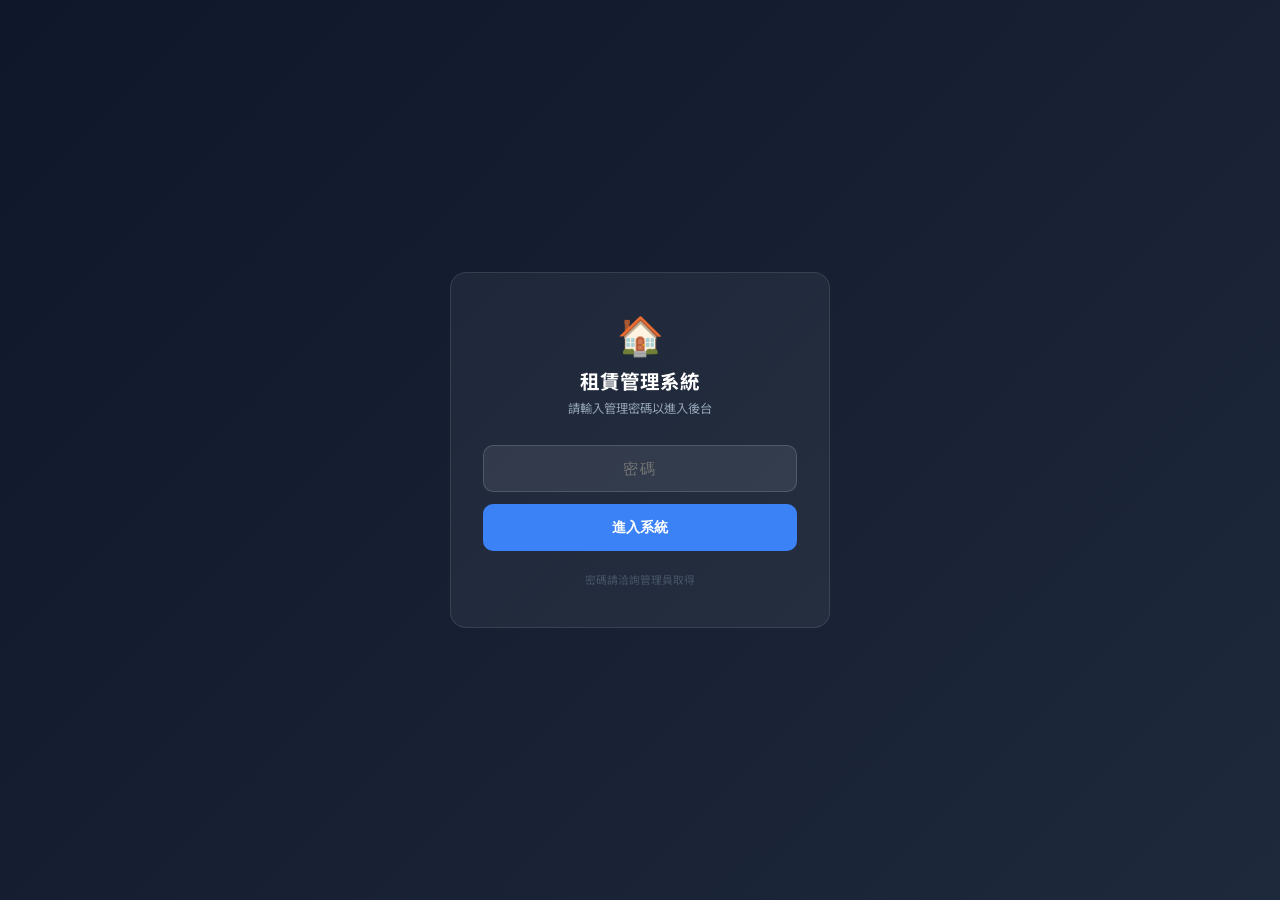
<file: index.html>
<!DOCTYPE html>
<html lang="zh-TW">

<head>
  <meta charset="UTF-8">
  <meta name="viewport" content="width=device-width, initial-scale=1.0">
  <title>租賃管理系統 — 管理後台</title>
  <meta name="description" content="租賃自動化管理系統 — 空房管理、報修追蹤、帳單查詢、合約管理一站搞定">
  <link rel="preconnect" href="https://fonts.googleapis.com">
  <link
    href="https://fonts.googleapis.com/css2?family=Archivo+Black&family=Inter:wght@400;500;600;700;800&family=Noto+Sans+TC:wght@400;500;600;700;800&display=swap"
    rel="stylesheet">
  <link rel="stylesheet" href="style.css?v=627">
</head>

<body>

  <!-- ===== 密碼鎖頁 ===== -->
  <div id="lockScreen"
    style="display:none;position:fixed;inset:0;background:linear-gradient(135deg,#0f172a,#1e293b);z-index:9999;display:flex;align-items:center;justify-content:center;padding:24px">
    <div
      style="background:rgba(255,255,255,.05);border:1px solid rgba(255,255,255,.1);border-radius:16px;padding:40px 32px;width:100%;max-width:380px;text-align:center">
      <div style="font-size:2.5rem;margin-bottom:8px">🏠</div>
      <h2 style="color:#fff;font-size:1.3rem;font-weight:700;margin-bottom:4px">租賃管理系統</h2>
      <p style="color:#94a3b8;font-size:.82rem;margin-bottom:28px">請輸入管理密碼以進入後台</p>
      <input id="pwInput" type="password" placeholder="密碼"
        style="width:100%;padding:14px 16px;border:1px solid rgba(255,255,255,.15);border-radius:10px;background:rgba(255,255,255,.08);color:#fff;font-size:1rem;outline:none;text-align:center;letter-spacing:.15em;margin-bottom:12px">
      <button id="pwSubmit"
        style="width:100%;padding:14px;background:#3b82f6;color:#fff;border:none;border-radius:10px;font-size:.95rem;font-weight:700;cursor:pointer">進入系統</button>
      <p id="pwError" style="color:#ef4444;font-size:.8rem;margin-top:10px;display:none">✗ 密碼錯誤，請重試</p>
      <p style="color:#475569;font-size:.72rem;margin-top:20px">密碼請洽詢管理員取得</p>
    </div>
  </div>

  <script>
    // ★ 請將密碼改成你們的實際密碼 ★
    const ADMIN_PASSWORD_SHA256 = '200885116b865276435c24d2861d1fa4b1b2e421b9882b41121847a84d1e3cea';

    async function sha256Hex(value) {
      const bytes = new TextEncoder().encode(value);
      const digest = await crypto.subtle.digest('SHA-256', bytes);
      return Array.from(new Uint8Array(digest), function (byte) {
        return byte.toString(16).padStart(2, '0');
      }).join('');
    }

    function checkAuth() {
      if (sessionStorage.getItem('rental_auth') === '1') {
        document.getElementById('lockScreen').style.display = 'none';
      } else {
        document.getElementById('lockScreen').style.display = 'flex';
        document.getElementById('mainApp').style.display = 'none';
      }
    }
    document.addEventListener('DOMContentLoaded', function () {
      checkAuth();
      var btn = document.getElementById('pwSubmit');
      var inp = document.getElementById('pwInput');
      async function tryLogin() {
        const submittedHash = await sha256Hex(inp.value);
        if (submittedHash === ADMIN_PASSWORD_SHA256) {
          sessionStorage.setItem('rental_auth', '1');
          document.getElementById('lockScreen').style.display = 'none';
          document.getElementById('mainApp').style.display = '';
        } else {
          document.getElementById('pwError').style.display = 'block';
          inp.value = ''; inp.focus();
        }
      }
      btn.addEventListener('click', tryLogin);
      inp.addEventListener('keydown', function (e) { if (e.key === 'Enter') tryLogin(); });
    });
  </script>

  <!-- ===== 主應用區塊（登入後才顯示） ===== -->
  <div id="mainApp">

    <!-- ===== 側邊欄 ===== -->
    <aside class="sidebar" id="sidebar">
      <div class="sidebar-brand">
        <div class="brand-icon">🏠</div>
        <div class="brand-text">
          <span class="brand-title">租賃管理系統</span>
          <span class="brand-subtitle">Rental Management</span>
        </div>
      </div>
      <nav class="sidebar-nav">
        <div class="nav-section-title">管理總覽</div>
        <a href="#" class="nav-item active" data-page="dashboard" id="nav-dashboard">
          <span class="nav-icon">📊</span>
          <span class="nav-label">儀表板</span>
        </a>
        <a href="#" class="nav-item" data-page="rooms" id="nav-rooms">
          <span class="nav-icon">🏢</span>
          <span class="nav-label">房間管理</span>
          <span class="nav-badge" id="navVacantBadge">5</span>
        </a>

        <div class="nav-section-title">營運管理</div>
        <a href="#" class="nav-item" data-page="tenants" id="nav-tenants">
          <span class="nav-icon">👥</span>
          <span class="nav-label">房客管理</span>
        </a>
        <a href="#" class="nav-item" data-page="billing" id="nav-billing">
          <span class="nav-icon">💰</span>
          <span class="nav-label">帳單管理</span>
          <span class="nav-badge warn" id="navUnpaidBadge">3</span>
        </a>
        <a href="#" class="nav-item" data-page="meter" id="nav-meter">
          <span class="nav-icon">⚡</span>
          <span class="nav-label">水電紀錄</span>
        </a>

        <div class="nav-section-title">服務與合約</div>
        <a href="#" class="nav-item" data-page="repairs" id="nav-repairs">
          <span class="nav-icon">🔧</span>
          <span class="nav-label">報修管理</span>
          <span class="nav-badge danger" id="navRepairBadge">4</span>
        </a>
        <a href="#" class="nav-item" data-page="admin-tasks" id="nav-admin-tasks">
          <span class="nav-icon">待</span>
          <span class="nav-label">行政交辦</span>
          <span class="nav-badge warn" id="navAdminTaskBadge">0</span>
        </a>
        <a href="#" class="nav-item" data-page="contracts" id="nav-contracts">
          <span class="nav-icon">📋</span>
          <span class="nav-label">合約管理</span>
          <span class="nav-badge warn" id="navContractBadge">6</span>
        </a>

        <div class="nav-section-title">報表</div>
        <a href="#" class="nav-item" data-page="reports" id="nav-reports">
          <span class="nav-icon">📈</span>
          <span class="nav-label">月報表統計</span>
        </a>
        <a href="#" class="nav-item" data-page="available" id="nav-available">
          <span class="nav-icon">🔑</span>
          <span class="nav-label">可承租房間</span>
        </a>
      </nav>
      <div class="sidebar-footer">
        <div class="user-info">
          <div class="user-avatar">管</div>
          <div class="user-detail">
            <span class="user-name">管理員</span>
            <span class="user-role">屋主 / 系統管理者</span>
          </div>
        </div>
        <button id="logoutBtn"
          style="margin-top:10px;width:100%;padding:7px;background:rgba(255,255,255,.06);border:1px solid rgba(255,255,255,.1);border-radius:8px;color:#94a3b8;font-size:.75rem;cursor:pointer">🔒
          鎖定登出</button>
      </div>
    </aside>

    <!-- ===== 手機版遮罩 ===== -->
    <div class="sidebar-overlay" id="sidebarOverlay"></div>

    <!-- ===== 主內容區 ===== -->
    <main class="main-content" data-surface="dashboard">
      <!-- 頂部工具列 -->
      <header class="topbar">
        <button class="menu-toggle" id="menuToggle" aria-label="展開選單">☰</button>
        <div class="topbar-title">
          <h1 id="pageTitle">儀表板</h1>
          <span class="topbar-date" id="currentDate"></span>
        </div>
        <div class="topbar-actions">
          <span id="connStatus" class="conn-status">🟡 模擬資料模式</span>
          <select id="monthSelector" class="month-select">
            <option value="2026-07">2026 年 7 月</option>
            <option value="2026-06">2026 年 6 月</option>
            <option value="2026-05" selected>2026 年 5 月</option>
          </select>
          <button class="btn btn-primary" id="syncBtn">
            <span>↻</span> 重新讀取資料
          </button>
        </div>
      </header>

      <section class="data-quality-banner" id="dataQualityBanner" role="status" aria-live="polite" hidden>
        <div class="data-quality-mark" aria-hidden="true">!</div>
        <div class="data-quality-copy">
          <strong id="dataQualityTitle">資料同步阻擋</strong>
          <span id="dataQualityMessage">正式資料尚未通過完整性檢查。</span>
          <small id="dataQualityMeta"></small>
        </div>
      </section>

      <!-- ===== 頁面：儀表板 ===== -->
      <section class="page active" id="page-dashboard">
        <div class="kpi-grid">
          <div class="kpi-card kpi-total">
            <div class="kpi-icon">🏢</div>
            <div class="kpi-info">
              <span class="kpi-value" id="kpiTotalRooms">0</span>
              <span class="kpi-label">總房間數</span>
            </div>
          </div>
          <div class="kpi-card kpi-occupied">
            <div class="kpi-icon">👤</div>
            <div class="kpi-info">
              <span class="kpi-value" id="kpiOccupied">0</span>
              <span class="kpi-label">已出租</span>
            </div>
            <div class="kpi-trend up" id="kpiOccRate"></div>
          </div>
          <div class="kpi-card kpi-vacant">
            <div class="kpi-icon">🔑</div>
            <div class="kpi-info">
              <span class="kpi-value" id="kpiVacant">0</span>
              <span class="kpi-label">空房待租</span>
            </div>
          </div>
          <div class="kpi-card kpi-revenue">
            <div class="kpi-icon">💵</div>
            <div class="kpi-info">
              <span class="kpi-value" id="kpiRevenue">$0</span>
              <span class="kpi-label">本月應收</span>
            </div>
          </div>
        </div>

        <!-- 警示區 -->
        <div class="alert-strip" id="alertStrip">
          <!-- JS 動態產生 -->
        </div>

        <!-- 雙欄佈局 -->
        <div class="dashboard-grid">
          <div class="card">
            <div class="card-header">
              <h3>📍 各館別出租率</h3>
            </div>
            <div class="card-body">
              <div class="building-list" id="buildingList"></div>
            </div>
          </div>
          <div class="card">
            <div class="card-header">
              <h3>📋 最近動態</h3>
            </div>
            <div class="card-body">
              <div class="activity-list" id="activityList"></div>
            </div>
          </div>
        </div>

        <!-- 快捷看板：未繳租 + 合約到期 + 待處理報修 -->
        <div class="dashboard-grid tri-grid">
          <div class="card">
            <div class="card-header">
              <h3>💸 未繳租名單</h3>
              <span class="badge badge-danger" id="unpaidDashCount">0</span>
            </div>
            <div class="card-body">
              <div class="quick-list" id="unpaidQuickList"></div>
            </div>
          </div>
          <div class="card">
            <div class="card-header">
              <h3>⏰ 合約即將到期</h3>
              <span class="badge badge-warn" id="expiringDashCount">0</span>
            </div>
            <div class="card-body">
              <div class="quick-list" id="expiringQuickList"></div>
            </div>
          </div>
          <div class="card">
            <div class="card-header">
              <h3>🔧 待處理報修</h3>
              <span class="badge badge-info" id="repairDashCount">0</span>
            </div>
            <div class="card-body">
              <div class="quick-list" id="repairQuickList"></div>
            </div>
          </div>
        </div>
      </section>

      <!-- ===== 頁面：房間管理 ===== -->
      <section class="page" id="page-rooms">
        <div class="page-toolbar">
          <div class="search-box">
            <span class="search-icon">🔍</span>
            <input type="text" id="roomSearch" placeholder="搜尋房號...">
          </div>
          <div class="filter-group">
            <select id="roomBuildingFilter" class="filter-select">
              <option value="all">全部館別</option>
            </select>
            <select id="roomStatusFilter" class="filter-select">
              <option value="all">全部狀態</option>
              <option value="occupied">已出租</option>
              <option value="vacant">空房</option>
              <option value="cleaning">整理中</option>
            </select>
          </div>
          <div class="view-toggle">
            <button class="view-btn active" data-view="grid" id="viewGrid">▦</button>
            <button class="view-btn" data-view="list" id="viewList">☰</button>
          </div>
        </div>

        <!-- 視覺化房間格子 -->
        <div class="room-grid-container" id="roomGridContainer"></div>

        <!-- 列表模式 -->
        <div class="card" id="roomListContainer" style="display:none;">
          <div class="card-body">
            <div class="table-wrapper">
              <table class="data-table" id="roomTable">
                <thead>
                  <tr>
                    <th>房號</th>
                    <th>館別</th>
                    <th>出租狀態</th>
                    <th>房客姓名</th>
                    <th>租金</th>
                    <th>LINE 綁定</th>
                    <th>合約到期</th>
                    <th>詳細</th>
                  </tr>
                </thead>
                <tbody id="roomTbody"></tbody>
              </table>
            </div>
          </div>
        </div>
      </section>

      <!-- ===== 頁面：房客管理 ===== -->
      <section class="page" id="page-tenants">
        <div class="page-toolbar">
          <div class="search-box">
            <span class="search-icon">🔍</span>
            <input type="text" id="tenantSearch" placeholder="搜尋房號、姓名...">
          </div>
          <div class="filter-group">
            <select id="tenantBuildingFilter" class="filter-select">
              <option value="all">全部館別</option>
            </select>
            <select id="tenantStatusFilter" class="filter-select">
              <option value="all">全部狀態</option>
              <option value="bound">已綁定 LINE</option>
              <option value="unbound">未綁定 LINE</option>
            </select>
          </div>
          <button class="btn btn-primary" id="addTenantBtn">➕ 新增房客</button>
        </div>
        <div class="card">
          <div class="card-body">
            <div class="table-wrapper">
              <table class="data-table">
                <thead>
                  <tr>
                    <th>房號</th>
                    <th>姓名</th>
                    <th>電話</th>
                    <th>人數</th>
                    <th>租金</th>
                    <th>LINE 綁定</th>
                    <th>合約到期</th>
                    <th>狀態</th>
                  </tr>
                </thead>
                <tbody id="tenantTbody"></tbody>
              </table>
            </div>
          </div>
        </div>
      </section>

      <!-- ===== 頁面：帳單管理 ===== -->
      <section class="page" id="page-billing">
        <div class="kpi-grid kpi-grid-4">
          <div class="kpi-card kpi-total">
            <div class="kpi-icon">📄</div>
            <div class="kpi-info">
              <span class="kpi-value" id="kpiBillCount">0</span>
              <span class="kpi-label">帳單數</span>
            </div>
          </div>
          <div class="kpi-card kpi-occupied">
            <div class="kpi-icon">✅</div>
            <div class="kpi-info">
              <span class="kpi-value" id="kpiBillSent">0</span>
              <span class="kpi-label">已發送</span>
            </div>
          </div>
          <div class="kpi-card kpi-vacant">
            <div class="kpi-icon">❌</div>
            <div class="kpi-info">
              <span class="kpi-value" id="kpiBillUnpaid">0</span>
              <span class="kpi-label">未繳租</span>
            </div>
          </div>
          <div class="kpi-card kpi-revenue">
            <div class="kpi-icon">💰</div>
            <div class="kpi-info">
              <span class="kpi-value" id="kpiBillTotal">$0</span>
              <span class="kpi-label">應收總額</span>
            </div>
          </div>
        </div>

        <!-- 未繳租名單區 -->
        <div class="card card-highlight-danger" id="unpaidSection">
          <div class="card-header">
            <h3>🚨 本月未繳租名單</h3>
            <span class="badge badge-danger" id="unpaidBillCount">0</span>
          </div>
          <div class="card-body">
            <div class="table-wrapper">
              <table class="data-table">
                <thead>
                  <tr>
                    <th>帳單對象</th>
                    <th>收件人</th>
                    <th>房數</th>
                    <th>應繳金額</th>
                    <th>截止日</th>
                    <th>逾期天數</th>
                  </tr>
                </thead>
                <tbody id="unpaidTbody"></tbody>
              </table>
            </div>
          </div>
        </div>

        <!-- 全部帳單 -->
        <div class="card">
          <div class="card-header">
            <h3>📋 全部帳單明細</h3>
          </div>
          <div class="card-body">
            <div class="table-wrapper">
              <table class="data-table">
                <thead>
                  <tr>
                    <th>帳單對象</th>
                    <th>收件人</th>
                    <th>房間明細</th>
                    <th>固定租金</th>
                    <th>電費合計</th>
                    <th>水費合計</th>
                    <th>滯納金</th>
                    <th>總計</th>
                    <th>繳費狀態</th>
                  </tr>
                </thead>
                <tbody id="billingTbody"></tbody>
              </table>
            </div>
          </div>
        </div>
      </section>

      <!-- ===== 頁面：水電紀錄 ===== -->
      <section class="page" id="page-meter">
        <div class="card">
          <div class="card-header">
            <h3>⚡ 本月電表讀數</h3>
            <button class="btn btn-primary" id="addMeterBtn">➕ 新增電表</button>
          </div>
          <div class="card-body">
            <div class="table-wrapper">
              <table class="data-table">
                <thead>
                  <tr>
                    <th>房號</th>
                    <th>姓名</th>
                    <th>上期度數</th>
                    <th>本期度數</th>
                    <th>使用度數</th>
                    <th>電費</th>
                    <th>用電量</th>
                  </tr>
                </thead>
                <tbody id="meterTbody"></tbody>
              </table>
            </div>
          </div>
        </div>
      </section>

      <!-- ===== 頁面：報修管理 ===== -->
      <section class="page" id="page-repairs">
        <div class="kpi-grid kpi-grid-4">
          <div class="kpi-card kpi-total">
            <div class="kpi-icon">📨</div>
            <div class="kpi-info">
              <span class="kpi-value" id="kpiRepairTotal">0</span>
              <span class="kpi-label">總報修數</span>
            </div>
          </div>
          <div class="kpi-card" style="--accent: #ef4444;">
            <div class="kpi-icon">🔴</div>
            <div class="kpi-info">
              <span class="kpi-value" id="kpiRepairPending">0</span>
              <span class="kpi-label">未完成</span>
            </div>
          </div>
          <div class="kpi-card" style="--accent: #f59e0b;">
            <div class="kpi-icon">📣</div>
            <div class="kpi-info">
              <span class="kpi-value" id="kpiRepairProgress">0</span>
              <span class="kpi-label">現場通知</span>
            </div>
          </div>
          <div class="kpi-card kpi-occupied">
            <div class="kpi-icon">✅</div>
            <div class="kpi-info">
              <span class="kpi-value" id="kpiRepairDone">0</span>
              <span class="kpi-label">已完成</span>
            </div>
          </div>
        </div>

        <div class="repair-workspace">
          <div class="card repair-entry-card">
            <div class="card-header">
              <h3>新增維修紀錄</h3>
              <span class="badge badge-info">客服登錄</span>
            </div>
            <form id="repairForm" class="repair-form">
              <div class="repair-form-grid">
                <div class="form-row">
                  <label>房號 <span class="req">*</span></label>
                  <select id="rf_room" required>
                    <option value="">選擇房號</option>
                  </select>
                </div>
                <div class="form-row">
                  <label>問題類型 <span class="req">*</span></label>
                  <select id="rf_category" required>
                    <option value="">選擇問題</option>
                    <option value="水電問題">水電問題</option>
                    <option value="冷氣問題">冷氣問題</option>
                    <option value="衛浴設備">衛浴設備</option>
                    <option value="門鎖鑰匙">門鎖鑰匙</option>
                    <option value="家具設備">家具設備</option>
                    <option value="網路訊號">網路訊號</option>
                    <option value="其他問題">其他問題</option>
                  </select>
                </div>
                <div class="form-row">
                  <label>登錄人</label>
                  <input id="rf_reporter" type="text" placeholder="客服姓名或客服人員" value="客服人員">
                </div>
              </div>
              <div class="form-row">
                <label>故障敘述 <span class="req">*</span></label>
                <textarea id="rf_desc" rows="3" placeholder="請輸入現場需要知道的狀況，例如：浴室水龍頭漏水、冷氣開機後不冷、門鎖卡住。" required></textarea>
              </div>
              <div class="repair-form-actions">
                <span class="repair-form-note">新增後會先保留在本機並背景同步，狀態預設為未完成。</span>
                <button type="submit" class="btn btn-primary">新增並通知現場</button>
              </div>
            </form>
          </div>

          <div class="card repair-notice-card">
            <div class="card-header">
              <h3>現場人員通知</h3>
              <span class="badge badge-danger" id="repairNoticeCount">0 件</span>
            </div>
            <div class="onsite-notice-list" id="repairNoticeList"></div>
          </div>
        </div>

        <div class="page-toolbar">
          <div class="filter-group">
            <select id="repairStatusFilter" class="filter-select">
              <option value="all">全部狀態</option>
              <option value="open">未完成</option>
              <option value="done">完成</option>
            </select>
          </div>
          <span class="repair-retention-note">手機新增會先顯示再背景同步；完成紀錄保留 7 天後自動清除。</span>
        </div>

        <div class="repair-cards" id="repairCards"></div>
      </section>

      <!-- ===== 行政交辦 ===== -->
      <section class="page" id="page-admin-tasks">
        <div class="kpi-grid kpi-grid-4">
          <div class="kpi-card kpi-total">
            <div class="kpi-icon">總</div>
            <div class="kpi-info">
              <span class="kpi-value" id="kpiAdminTaskTotal">0</span>
              <span class="kpi-label">全部交辦</span>
            </div>
          </div>
          <div class="kpi-card" style="--accent: #ef4444;">
            <div class="kpi-icon">待</div>
            <div class="kpi-info">
              <span class="kpi-value" id="kpiAdminTaskOpen">0</span>
              <span class="kpi-label">未完成</span>
            </div>
          </div>
          <div class="kpi-card" style="--accent: #f59e0b;">
            <div class="kpi-icon">今</div>
            <div class="kpi-info">
              <span class="kpi-value" id="kpiAdminTaskDueToday">0</span>
              <span class="kpi-label">今天截止</span>
            </div>
          </div>
          <div class="kpi-card kpi-occupied">
            <div class="kpi-icon">逾</div>
            <div class="kpi-info">
              <span class="kpi-value" id="kpiAdminTaskOverdue">0</span>
              <span class="kpi-label">已逾期</span>
            </div>
          </div>
        </div>

        <div class="admin-task-workspace">
          <div class="card admin-task-entry-card">
            <div class="card-header">
              <h3>新增行政交辦</h3>
              <span class="badge badge-info">截止日必填</span>
            </div>
            <form id="adminTaskForm" class="admin-task-form">
              <div class="admin-task-form-grid">
                <div class="form-row">
                  <label>交辦標題 <span class="req">*</span></label>
                  <input id="at_title" type="text" placeholder="例如：提醒房客補件、整理合約資料" required>
                </div>
                <div class="form-row">
                  <label>被交辦人 <span class="req">*</span></label>
                  <select id="at_assignee" required>
                    <option value="">請先選人員</option>
                  </select>
                </div>
                <div class="form-row">
                  <label>截止日期 <span class="req">*</span></label>
                  <input id="at_due_date" type="date" required>
                </div>
                <div class="form-row">
                  <label>優先度</label>
                  <select id="at_priority">
                    <option value="normal">一般</option>
                    <option value="high">高</option>
                    <option value="urgent">緊急</option>
                  </select>
                </div>
                <div class="form-row">
                  <label>交辦人</label>
                  <input id="at_creator" type="text" value="管理員">
                </div>
              </div>
              <div class="form-row">
                <label>交辦說明</label>
                <textarea id="at_desc" rows="3" placeholder="只寫對方完成任務需要知道的重點"></textarea>
              </div>
              <div class="repair-form-actions">
                <span class="repair-form-note">新增後會同步到 Google Sheets，並推播摘要給被交辦人。</span>
                <button type="submit" class="btn btn-primary">新增交辦</button>
              </div>
            </form>
          </div>

          <div class="card admin-staff-card">
            <div class="card-header">
              <h3>員工 LINE 綁定</h3>
              <span class="badge badge-neutral" id="staffBindCount">0 人</span>
            </div>
            <div class="card-body">
              <form id="staffContactForm" class="staff-contact-form">
                <div class="form-row">
                  <label>姓名 <span class="req">*</span></label>
                  <input id="sc_name" type="text" placeholder="例如：行政小幫手" required>
                </div>
                <div class="form-row">
                  <label>角色</label>
                  <select id="sc_role">
                    <option value="admin">行政</option>
                    <option value="frontline">一線</option>
                    <option value="manager">管理員</option>
                  </select>
                </div>
                <div class="form-row">
                  <label>綁定代碼 <span class="req">*</span></label>
                  <input id="sc_bind_code" type="text" placeholder="例如：A01 或 STAFF01" required>
                </div>
                <button type="submit" class="btn btn-ghost">新增人員</button>
              </form>
              <div class="staff-bind-help">員工在 LINE 傳：<strong>員工綁定 綁定代碼</strong></div>
              <div class="staff-contact-list" id="staffContactList"></div>
            </div>
          </div>
        </div>

        <div class="page-toolbar">
          <div class="filter-group">
            <select id="adminTaskStatusFilter" class="filter-select">
              <option value="all">全部狀態</option>
              <option value="open">未完成</option>
              <option value="pending">待處理</option>
              <option value="in_progress">處理中</option>
              <option value="done">完成</option>
              <option value="overdue">已逾期</option>
            </select>
            <select id="adminTaskAssigneeFilter" class="filter-select">
              <option value="all">全部人員</option>
            </select>
          </div>
          <span class="repair-retention-note">提醒規則：截止日當天提醒一次，逾期未完成每天提醒被交辦人。</span>
        </div>

        <div class="admin-task-cards" id="adminTaskCards"></div>
      </section>

      <!-- ===== 頁面：合約管理 ===== -->
      <section class="page" id="page-contracts">
        <div class="kpi-grid kpi-grid-3">
          <div class="kpi-card kpi-total">
            <div class="kpi-icon">📋</div>
            <div class="kpi-info">
              <span class="kpi-value" id="kpiContractTotal">0</span>
              <span class="kpi-label">合約總數</span>
            </div>
          </div>
          <div class="kpi-card kpi-revenue">
            <div class="kpi-icon">⚠️</div>
            <div class="kpi-info">
              <span class="kpi-value" id="kpiContractExpiring">0</span>
              <span class="kpi-label">30 天內到期</span>
            </div>
          </div>
          <div class="kpi-card" style="--accent: #ef4444;">
            <div class="kpi-icon">🔴</div>
            <div class="kpi-info">
              <span class="kpi-value" id="kpiContractExpired">0</span>
              <span class="kpi-label">已過期</span>
            </div>
          </div>
        </div>

        <div class="card">
          <div class="card-header">
            <h3>📋 合約清單</h3>
          </div>
          <div class="card-body">
            <div class="table-wrapper">
              <table class="data-table">
                <thead>
                  <tr>
                    <th>房號</th>
                    <th>房客姓名</th>
                    <th>電話</th>
                    <th>到期日</th>
                    <th>剩餘天數</th>
                    <th>合約狀態</th>
                    <th>動作</th>
                  </tr>
                </thead>
                <tbody id="contractTbody"></tbody>
              </table>
            </div>
          </div>
        </div>
      </section>

      <!-- ===== 頁面：月報表統計 ===== -->
      <section class="page" id="page-reports">
        <div class="card">
          <div class="card-header">
            <h3>📈 月度營收報表</h3>
            <button class="btn btn-ghost" id="exportReportBtn">📤 匯出報表</button>
          </div>
          <div class="card-body">
            <div class="report-summary" id="reportSummary"></div>
            <div class="chart-container" id="revenueChart"></div>
          </div>
        </div>

        <div class="dashboard-grid">
          <div class="card">
            <div class="card-header">
              <h3>🏢 各館營收分佈</h3>
            </div>
            <div class="card-body">
              <div class="building-revenue-list" id="buildingRevenueList"></div>
            </div>
          </div>
          <div class="card">
            <div class="card-header">
              <h3>📊 本月統計摘要</h3>
            </div>
            <div class="card-body">
              <div class="stat-list" id="statList"></div>
            </div>
          </div>
        </div>
      </section>

      <!-- ===== 頁面：可承租房間 ===== -->
      <section class="page" id="page-available">
        <div class="card">
          <div class="card-header" style="display:flex;justify-content:space-between;align-items:center;flex-wrap:wrap;gap:10px">
            <div style="display:flex;align-items:center;gap:8px">
              <h3>🔑 目前可承租房間</h3>
              <span class="badge badge-success" id="availableCount">0 間</span>
            </div>
            <div style="display:flex;gap:6px">
              <button class="btn btn-ghost btn-sm" id="btnLayoutGrid" style="padding:5px 10px;border-radius:6px;font-size:0.78rem">網格大方磚 🔲</button>
              <button class="btn btn-ghost btn-sm" id="btnLayoutList" style="padding:5px 10px;border-radius:6px;font-size:0.78rem">一目暸然大橫條 ➖</button>
            </div>
          </div>
          <div class="card-body">
            <p class="help-text">以下資料來源為獨立的 Google Sheet，同步後即時更新可供出租的房間清單。</p>
            <div class="available-grid" id="availableGrid"></div>
          </div>
        </div>
      </section>
    </main>

  </div><!-- /mainApp -->

  <script src="data.js"></script>
  <script src="app.js?v=630"></script>

  <!-- ===== Modal：新增房客 ===== -->
  <div class="modal-overlay" id="modalTenant" style="display:none">
    <div class="modal-box">
      <div class="modal-header">
        <h3>➕ 新增 / 修改房客</h3>
        <button class="modal-close">✕</button>
      </div>
      <form id="tenantForm" class="modal-form">
        <div class="form-row">
          <label>房號 <span class="req">*</span></label>
          <input id="tf_room" type="text" placeholder="例：楠梓A館101" required>
        </div>
        <div class="form-row">
          <label>姓名 <span class="req">*</span></label>
          <input id="tf_name" type="text" placeholder="房客全名" required>
        </div>
        <div class="form-row">
          <label>電話</label>
          <input id="tf_phone" type="tel" placeholder="0912-345-678">
        </div>
        <div class="form-row">
          <label>月租金（元）</label>
          <input id="tf_rent" type="number" placeholder="5500" min="0">
        </div>
        <div class="form-row">
          <label>人數</label>
          <select id="tf_people">
            <option value="1">單人</option>
            <option value="2">雙人</option>
          </select>
        </div>
        <div class="form-row">
          <label>租約開始日</label>
          <input id="tf_start" type="date">
        </div>
        <div class="form-row">
          <label>租約結束日</label>
          <input id="tf_end" type="date">
        </div>
        <div class="form-row">
          <label>備註</label>
          <input id="tf_note" type="text" placeholder="選填">
        </div>
        <div class="modal-actions">
          <button type="button" class="btn modal-cancel">取消</button>
          <button type="submit" class="btn btn-primary">儲存</button>
        </div>
      </form>
    </div>
  </div>

  <!-- ===== Modal：新增電表 ===== -->
  <div class="modal-overlay" id="modalMeter" style="display:none">
    <div class="modal-box">
      <div class="modal-header">
        <h3>⚡ 輸入電表讀數</h3>
        <button class="modal-close">✕</button>
      </div>
      <form id="meterForm" class="modal-form">
        <div class="form-row">
          <label>房號 <span class="req">*</span></label>
          <input id="mf_room" type="text" placeholder="例：楠梓A館101" required>
        </div>
        <div class="form-row">
          <label>帳單月份</label>
          <input id="mf_month" type="month">
        </div>
        <div class="form-row">
          <label>上期度數</label>
          <input id="mf_prev" type="number" placeholder="0" min="0">
        </div>
        <div class="form-row">
          <label>本期度數 <span class="req">*</span></label>
          <input id="mf_curr" type="number" placeholder="0" min="0" required>
        </div>
        <div class="form-row">
          <label>📷 電表照片（預留欄位）</label>
          <input type="file" accept="image/*" capture="environment" disabled>
          <span style="font-size:.75rem;color:var(--gray-400)">功能開發中，暫不支援上傳</span>
        </div>
        <div class="form-row">
          <label>備註</label>
          <input id="mf_note" type="text" placeholder="選填">
        </div>
        <div class="modal-actions">
          <button type="button" class="btn modal-cancel">取消</button>
          <button type="submit" class="btn btn-primary">儲存</button>
        </div>
      </form>
    </div>
  </div>

  <!-- ===== Modal：房間 / 空房詳細資料 ===== -->
  <div class="modal-overlay" id="modalDetail" style="display:none">
    <div class="modal-box modal-box-wide">
      <div class="modal-header">
        <h3 id="detailModalTitle">房間詳細資料</h3>
        <button class="modal-close">✕</button>
      </div>
      <div class="modal-detail-body" id="detailModalBody"></div>
    </div>
  </div>

</body>

</html>
</file>
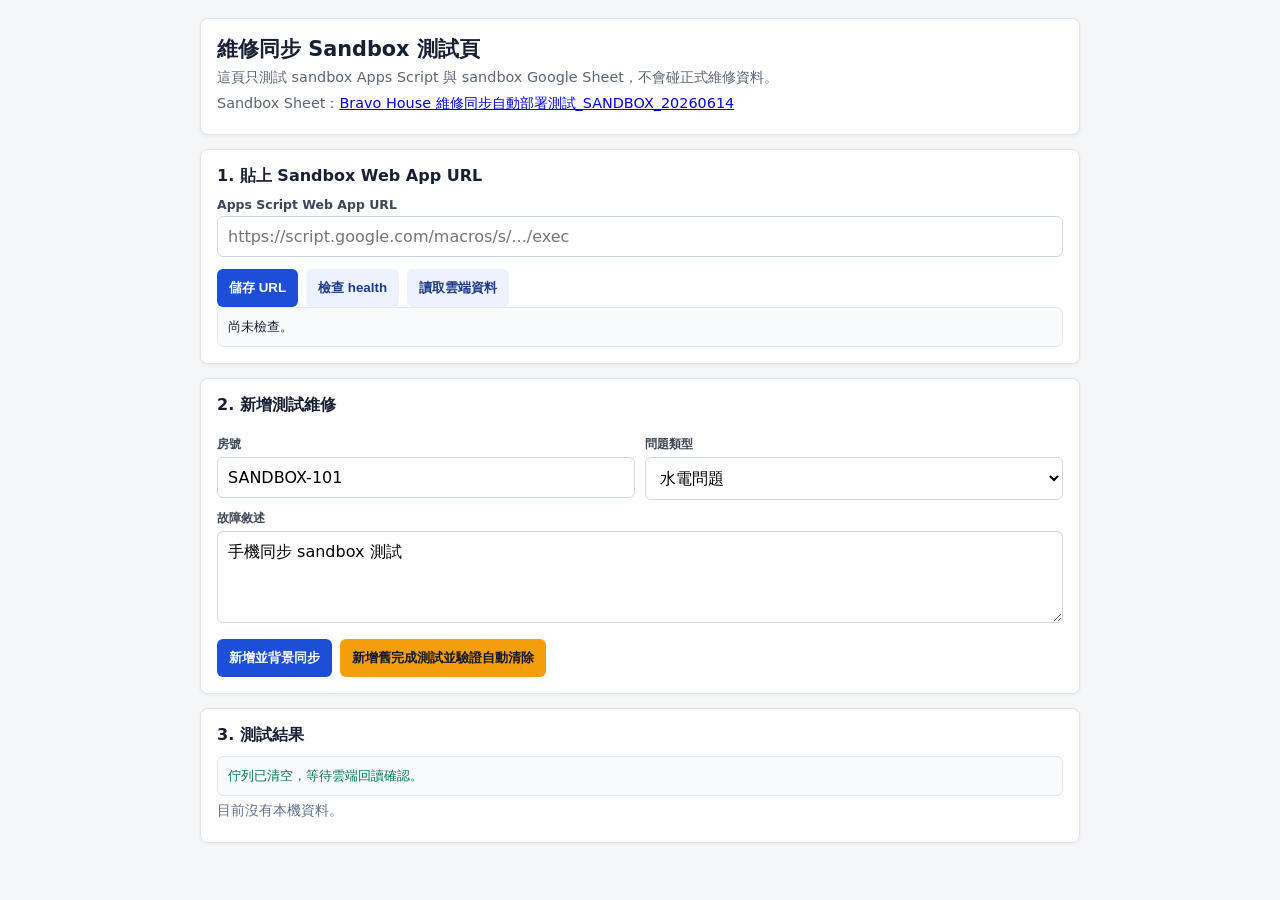
<file: sandbox/repair-sync-test/index.html>
<!doctype html>
<html lang="zh-Hant">
<head>
  <meta charset="utf-8">
  <meta name="viewport" content="width=device-width, initial-scale=1">
  <title>維修同步 Sandbox 測試頁</title>
  <style>
    :root{font-family:system-ui,-apple-system,BlinkMacSystemFont,"Segoe UI",sans-serif;color:#172033;background:#f4f6f8}
    *{box-sizing:border-box}
    body{margin:0;padding:18px}
    main{max-width:880px;margin:0 auto;display:grid;gap:14px}
    section{background:#fff;border:1px solid #dfe4ea;border-radius:8px;padding:16px;box-shadow:0 1px 4px rgba(15,23,42,.06)}
    h1{font-size:1.3rem;margin:0 0 4px}
    h2{font-size:1rem;margin:0 0 10px}
    p{margin:4px 0;color:#5b6675;font-size:.9rem;line-height:1.5}
    label{display:block;font-size:.78rem;font-weight:700;color:#3b4656;margin:10px 0 4px}
    input,select,textarea{width:100%;border:1px solid #cfd7e2;border-radius:6px;padding:10px;font:inherit;background:#fff}
    textarea{min-height:92px;resize:vertical}
    button{border:0;border-radius:6px;padding:10px 12px;font-weight:800;cursor:pointer;background:#1d4ed8;color:#fff}
    button.secondary{background:#eef2ff;color:#1e3a8a}
    button.warn{background:#f59e0b;color:#111827}
    button:disabled{opacity:.6;cursor:not-allowed}
    .grid{display:grid;grid-template-columns:repeat(2,minmax(0,1fr));gap:10px}
    .actions{display:flex;gap:8px;flex-wrap:wrap;margin-top:12px}
    .status{font-size:.82rem;padding:10px;border-radius:6px;background:#f8fafc;border:1px solid #e2e8f0;white-space:pre-wrap}
    .ok{color:#047857}.bad{color:#b91c1c}.muted{color:#64748b}
    .cards{display:grid;gap:8px}
    .card{border:1px solid #e2e8f0;border-radius:7px;padding:10px;background:#fbfdff}
    .card strong{display:block;margin-bottom:4px}
    .badge{display:inline-block;border-radius:999px;padding:2px 8px;font-size:.72rem;font-weight:800;margin-left:4px}
    .pending{background:#fef3c7;color:#92400e}.synced{background:#dcfce7;color:#166534}.done{background:#e0f2fe;color:#075985}
    @media(max-width:640px){body{padding:10px}.grid{grid-template-columns:1fr}}
  </style>
</head>
<body>
<main>
  <section>
    <h1>維修同步 Sandbox 測試頁</h1>
    <p>這頁只測試 sandbox Apps Script 與 sandbox Google Sheet，不會碰正式維修資料。</p>
    <p>Sandbox Sheet：<a href="https://docs.google.com/spreadsheets/d/1PuYj0_e1wGYfCkC6Z3mKRMChF6CN3oXVfOqARAAFSCc/edit" target="_blank" rel="noreferrer">Bravo House 維修同步自動部署測試_SANDBOX_20260614</a></p>
  </section>

  <section>
    <h2>1. 貼上 Sandbox Web App URL</h2>
    <label for="gasUrl">Apps Script Web App URL</label>
    <input id="gasUrl" placeholder="https://script.google.com/macros/s/.../exec">
    <div class="actions">
      <button id="saveUrlBtn">儲存 URL</button>
      <button class="secondary" id="healthBtn">檢查 health</button>
      <button class="secondary" id="loadBtn">讀取雲端資料</button>
    </div>
    <div class="status" id="healthStatus">尚未檢查。</div>
  </section>

  <section>
    <h2>2. 新增測試維修</h2>
    <form id="repairForm">
      <div class="grid">
        <div>
          <label for="room">房號</label>
          <input id="room" value="SANDBOX-101" required>
        </div>
        <div>
          <label for="category">問題類型</label>
          <select id="category">
            <option>水電問題</option>
            <option>冷氣問題</option>
            <option>門鎖鑰匙</option>
            <option>其他問題</option>
          </select>
        </div>
      </div>
      <label for="desc">故障敘述</label>
      <textarea id="desc" required>手機同步 sandbox 測試</textarea>
      <div class="actions">
        <button type="submit">新增並背景同步</button>
        <button type="button" class="warn" id="oldDoneBtn">新增舊完成測試並驗證自動清除</button>
      </div>
    </form>
  </section>

  <section>
    <h2>3. 測試結果</h2>
    <div class="status" id="syncStatus">等待操作。</div>
    <div class="cards" id="cards"></div>
  </section>
</main>

<script>
const URL_KEY = 'sandbox_gas_url_v1';
const QUEUE_KEY = 'sandbox_repair_queue_v1';
let localRepairs = [];
let syncing = false;

const $ = id => document.getElementById(id);
const nowText = () => new Date().toISOString().slice(0,19).replace('T',' ');
const escapeHtml = text => String(text ?? '').replace(/[&<>"']/g, m => ({'&':'&amp;','<':'&lt;','>':'&gt;','"':'&quot;',"'":'&#39;'}[m]));

function getGasUrl(){
  return $('gasUrl').value.trim().replace(/\/$/, '');
}

function setStatus(text, cls=''){
  $('syncStatus').className = 'status ' + cls;
  $('syncStatus').textContent = text;
}

function readQueue(){
  try { return JSON.parse(localStorage.getItem(QUEUE_KEY) || '[]') || []; }
  catch { return []; }
}

function saveQueue(queue){
  localStorage.setItem(QUEUE_KEY, JSON.stringify(queue.slice(-30)));
}

function render(){
  const queue = readQueue();
  $('cards').innerHTML = localRepairs.length ? localRepairs.map(item => {
    const queued = queue.some(job => (job.payload.task_id || job.payload.id) === item.id);
    const statusClass = item.status === 'done' ? 'done' : queued ? 'pending' : 'synced';
    const statusText = item.status === 'done' ? '完成' : queued ? '同步中' : '已同步';
    return `<div class="card"><strong>${escapeHtml(item.room_id)} <span class="badge ${statusClass}">${statusText}</span></strong>
      <div>${escapeHtml(item.category)}｜${escapeHtml(item.desc)}</div>
      <div class="muted">${escapeHtml(item.id)}｜${escapeHtml(item.created_at || item.updated_at || '')}</div></div>`;
  }).join('') : '<p class="muted">目前沒有本機資料。</p>';
}

function fetchJSONP(action, params={}){
  const gasUrl = getGasUrl();
  if(!gasUrl) return Promise.reject(new Error('請先貼上 Web App URL'));
  return new Promise((resolve, reject) => {
    const callback = 'sandboxCb_' + Date.now() + '_' + Math.floor(Math.random()*10000);
    const query = new URLSearchParams({ action, callback, ...params });
    const script = document.createElement('script');
    const cleanup = () => {
      delete window[callback];
      if(script.parentNode) script.parentNode.removeChild(script);
      clearTimeout(timer);
    };
    const timer = setTimeout(() => {
      cleanup();
      reject(new Error('JSONP 逾時'));
    }, 12000);
    window[callback] = data => {
      cleanup();
      resolve(data);
    };
    script.onerror = () => {
      cleanup();
      reject(new Error('JSONP 載入失敗'));
    };
    script.src = gasUrl + '?' + query.toString();
    document.head.appendChild(script);
  });
}

function postForm(payload){
  const gasUrl = getGasUrl();
  if(!gasUrl) return Promise.reject(new Error('請先貼上 Web App URL'));
  return new Promise((resolve, reject) => {
    const frameName = 'sandboxPostFrame_' + Date.now();
    const iframe = document.createElement('iframe');
    const form = document.createElement('form');
    let submitted = false;
    let done = false;
    const cleanup = () => setTimeout(() => {
      iframe.remove();
      form.remove();
    }, 200);
    const timer = setTimeout(() => {
      if(done) return;
      done = true;
      cleanup();
      reject(new Error('表單 POST 逾時'));
    }, 15000);
    iframe.name = frameName;
    iframe.style.display = 'none';
    iframe.onload = () => {
      if(!submitted || done) return;
      done = true;
      clearTimeout(timer);
      cleanup();
      resolve({ok:true, formPost:true});
    };
    form.method = 'POST';
    form.action = gasUrl;
    form.target = frameName;
    form.style.display = 'none';
    [['action','upsert'], ['table','tasks'], ['payload', JSON.stringify(payload)]].forEach(([name,value]) => {
      const input = document.createElement('input');
      input.type = 'hidden';
      input.name = name;
      input.value = value;
      form.appendChild(input);
    });
    document.body.appendChild(iframe);
    document.body.appendChild(form);
    submitted = true;
    form.submit();
  });
}

function queueRepair(payload){
  const queue = readQueue();
  if(!queue.some(job => job.payload.task_id === payload.task_id)) {
    queue.push({payload, attempts:0});
    saveQueue(queue);
  }
  processQueue();
}

async function sendRepair(payload){
  try {
    const data = await fetchJSONP('upsert', {table:'tasks', payload: JSON.stringify(payload)});
    if(!data || data.ok === false) throw new Error(data?.error || 'JSONP 寫入失敗');
    return data;
  } catch (err) {
    await postForm(payload);
    return {ok:true, formPost:true};
  }
}

async function processQueue(){
  if(syncing) return;
  syncing = true;
  const queue = readQueue();
  const remaining = [];
  try {
    for(const job of queue) {
      try {
        setStatus('背景同步中：' + job.payload.task_id);
        await sendRepair(job.payload);
      } catch (err) {
        job.attempts = (job.attempts || 0) + 1;
        job.last_error = err.message;
        remaining.push(job);
      }
    }
    saveQueue(remaining);
    render();
    if(remaining.length) {
      setStatus('仍有 ' + remaining.length + ' 筆待重試，稍後會再送。', 'bad');
      setTimeout(processQueue, 8000);
    } else {
      setStatus('佇列已清空，等待雲端回讀確認。', 'ok');
      setTimeout(loadRepairs, 2200);
    }
  } finally {
    syncing = false;
  }
}

async function loadRepairs(){
  const data = await fetchJSONP('getRepairs');
  if(!data || data.ok === false) throw new Error(data?.error || '讀取失敗');
  localRepairs = data.repairs || [];
  render();
  setStatus('已讀取雲端資料，共 ' + localRepairs.length + ' 筆。', 'ok');
}

$('saveUrlBtn').onclick = () => {
  localStorage.setItem(URL_KEY, getGasUrl());
  $('healthStatus').textContent = 'URL 已儲存。';
};

$('healthBtn').onclick = async () => {
  try {
    const data = await fetchJSONP('health');
    $('healthStatus').className = 'status ok';
    $('healthStatus').textContent = JSON.stringify(data, null, 2);
  } catch (err) {
    $('healthStatus').className = 'status bad';
    $('healthStatus').textContent = err.message;
  }
};

$('loadBtn').onclick = () => loadRepairs().catch(err => setStatus(err.message, 'bad'));

$('repairForm').onsubmit = e => {
  e.preventDefault();
  const payload = {
    task_id: 'SB' + Date.now(),
    task_type: 'repair',
    room_id: $('room').value.trim(),
    category: $('category').value,
    desc: $('desc').value.trim(),
    reporter: 'sandbox tester',
    status: 'pending',
    created_at: nowText(),
    updated_at: nowText(),
    completed_at: '',
    onsite_notice: true,
    source: 'sandbox_test_page'
  };
  localRepairs.unshift({...payload, id: payload.task_id});
  render();
  setStatus('已先顯示在本機，開始背景同步。');
  queueRepair(payload);
};

$('oldDoneBtn').onclick = () => {
  const payload = {
    task_id: 'SB_OLD_DONE_' + Date.now(),
    task_type: 'repair',
    room_id: 'SANDBOX-OLD',
    category: '自動清除測試',
    desc: '這筆故意設成 2020-01-01 完成，讀取時應被清除。',
    reporter: 'sandbox tester',
    status: 'done',
    created_at: '2020-01-01',
    updated_at: '2020-01-01',
    completed_at: '2020-01-01',
    onsite_notice: true,
    source: 'sandbox_test_page'
  };
  localRepairs.unshift({...payload, id: payload.task_id});
  render();
  setStatus('已新增舊完成測試，背景同步後讀取應自動消失。');
  queueRepair(payload);
};

$('gasUrl').value = localStorage.getItem(URL_KEY) || '';
render();
processQueue();
</script>
</body>
</html>
</file>
<file: style.css>
:root {
  --primary-50:#eff6ff;--primary-100:#dbeafe;--primary-200:#bfdbfe;--primary-300:#93c5fd;
  --primary-400:#60a5fa;--primary-500:#3b82f6;--primary-600:#2563eb;--primary-700:#1d4ed8;
  --success-50:#f0fdf4;--success-100:#dcfce7;--success-200:#bbf7d0;--success-500:#22c55e;--success-600:#16a34a;
  --warn-50:#fffbeb;--warn-100:#fef3c7;--warn-500:#f59e0b;--warn-600:#d97706;
  --danger-50:#fef2f2;--danger-100:#fee2e2;--danger-500:#ef4444;--danger-600:#dc2626;
  --gray-50:#f8fafc;--gray-100:#f1f5f9;--gray-200:#e2e8f0;--gray-300:#cbd5e1;
  --gray-400:#94a3b8;--gray-500:#64748b;--gray-600:#475569;--gray-700:#334155;
  --gray-800:#1e293b;--gray-900:#0f172a;
  --sidebar-width:260px;--topbar-height:64px;
  --radius:12px;--radius-sm:8px;--radius-xs:6px;
  --shadow-sm:0 1px 3px rgba(0,0,0,.06),0 1px 2px rgba(0,0,0,.04);
  --shadow-md:0 4px 6px -1px rgba(0,0,0,.07),0 2px 4px -2px rgba(0,0,0,.05);
  --shadow-lg:0 10px 15px -3px rgba(0,0,0,.08),0 4px 6px -4px rgba(0,0,0,.04);
  --font-sans:'Inter','Noto Sans TC',-apple-system,BlinkMacSystemFont,sans-serif;
  --ease-out:cubic-bezier(.16,1,.3,1);
}
*,*::before,*::after{margin:0;padding:0;box-sizing:border-box}
html{font-size:15px;scroll-behavior:smooth}
body{font-family:var(--font-sans);background:var(--gray-100);color:var(--gray-800);min-height:100vh;overflow-x:hidden}
#mainApp{display:flex;width:100%;min-height:100vh}

/* Sidebar */
.sidebar{width:var(--sidebar-width);background:linear-gradient(180deg,var(--gray-900),#162032);color:#fff;display:flex;flex-direction:column;position:fixed;left:0;top:0;bottom:0;z-index:100;transition:transform .35s var(--ease-out);overflow-y:auto}
.sidebar-brand{display:flex;align-items:center;gap:12px;padding:20px 20px 16px;border-bottom:1px solid rgba(255,255,255,.08)}
.brand-icon{font-size:26px;width:42px;height:42px;display:flex;align-items:center;justify-content:center;background:rgba(255,255,255,.1);border-radius:var(--radius-sm)}
.brand-text{display:flex;flex-direction:column}
.brand-title{font-size:.95rem;font-weight:700;letter-spacing:.02em}
.brand-subtitle{font-size:.65rem;color:var(--gray-400);font-weight:500;text-transform:uppercase;letter-spacing:.1em}
.sidebar-nav{flex:1;padding:8px 12px;display:flex;flex-direction:column;gap:2px}
.nav-section-title{font-size:.65rem;font-weight:700;color:var(--gray-500);text-transform:uppercase;letter-spacing:.08em;padding:14px 14px 6px;margin-top:4px}
.nav-item{display:flex;align-items:center;gap:10px;padding:10px 14px;border-radius:var(--radius-sm);color:var(--gray-300);text-decoration:none;font-size:.85rem;font-weight:500;transition:all .2s;cursor:pointer;position:relative}
.nav-item:hover{background:rgba(255,255,255,.08);color:#fff}
.nav-item.active{background:var(--primary-600);color:#fff;box-shadow:0 4px 12px rgba(37,99,235,.4)}
.nav-icon{font-size:1.05rem;width:22px;text-align:center;flex-shrink:0}
.nav-badge{font-size:.65rem;font-weight:700;padding:2px 7px;border-radius:99px;background:var(--primary-400);color:#fff;margin-left:auto}
.nav-badge.warn{background:var(--warn-500)}
.nav-badge.danger{background:var(--danger-500)}
.sidebar-footer{padding:14px 16px 18px;border-top:1px solid rgba(255,255,255,.08)}
.user-info{display:flex;align-items:center;gap:10px}
.user-avatar{width:34px;height:34px;border-radius:50%;background:var(--primary-500);display:flex;align-items:center;justify-content:center;font-size:.75rem;font-weight:700;flex-shrink:0}
.user-detail{display:flex;flex-direction:column}
.user-name{font-size:.8rem;font-weight:600}
.user-role{font-size:.65rem;color:var(--gray-400)}
.sidebar-overlay{display:none;position:fixed;inset:0;background:rgba(0,0,0,.4);z-index:99}

/* Main */
.main-content{flex:1;margin-left:var(--sidebar-width);min-height:100vh;transition:margin-left .35s var(--ease-out)}
.topbar{position:sticky;top:0;z-index:50;height:var(--topbar-height);background:rgba(255,255,255,.85);backdrop-filter:blur(12px);-webkit-backdrop-filter:blur(12px);border-bottom:1px solid var(--gray-200);display:flex;align-items:center;padding:0 28px;gap:16px}
.menu-toggle{display:none;background:none;border:none;font-size:1.4rem;cursor:pointer;padding:6px;color:var(--gray-700);border-radius:var(--radius-xs)}
.menu-toggle:hover{background:var(--gray-100)}
.topbar-title{flex:1}
.topbar-title h1{font-size:1.1rem;font-weight:700;color:var(--gray-800)}
.topbar-date{font-size:.75rem;color:var(--gray-400)}
.topbar-actions{display:flex;align-items:center;gap:10px}
.month-select{padding:7px 12px;border:1px solid var(--gray-200);border-radius:var(--radius-xs);background:#fff;font-size:.82rem;font-family:var(--font-sans);color:var(--gray-700);cursor:pointer;outline:none}
.month-select:focus{border-color:var(--primary-500);box-shadow:0 0 0 3px var(--primary-100)}

/* Buttons */
.btn{display:inline-flex;align-items:center;gap:6px;padding:7px 16px;border:none;border-radius:var(--radius-xs);font-size:.82rem;font-weight:600;font-family:var(--font-sans);cursor:pointer;transition:all .2s;white-space:nowrap}
.btn-primary{background:var(--primary-600);color:#fff;box-shadow:0 2px 8px rgba(37,99,235,.25)}
.btn-primary:hover{background:var(--primary-700);transform:translateY(-1px)}
.btn-ghost{background:transparent;color:var(--primary-600);border:1px solid var(--primary-200)}
.btn-ghost:hover{background:var(--primary-50)}
.btn-sm{padding:4px 10px;font-size:.73rem}

/* Pages */
.page{display:none;padding:24px 28px 40px;animation:pageIn .4s var(--ease-out)}
.page.active{display:block}
@keyframes pageIn{from{opacity:0;transform:translateY(12px)}to{opacity:1;transform:translateY(0)}}

/* KPI Cards */
.kpi-grid{display:grid;grid-template-columns:repeat(4,1fr);gap:14px;margin-bottom:22px}
.kpi-grid-3{grid-template-columns:repeat(3,1fr)}
.kpi-grid-4{grid-template-columns:repeat(4,1fr)}
.kpi-card{background:#fff;border-radius:var(--radius);padding:20px 18px;display:flex;align-items:flex-start;gap:12px;box-shadow:var(--shadow-sm);border:1px solid var(--gray-200);transition:all .25s;position:relative;overflow:hidden}
.kpi-card::before{content:'';position:absolute;top:0;left:0;right:0;height:3px}
.kpi-total::before{background:linear-gradient(90deg,var(--primary-400),var(--primary-600))}
.kpi-occupied::before{background:linear-gradient(90deg,#818cf8,#6366f1)}
.kpi-vacant::before{background:linear-gradient(90deg,var(--success-500),#059669)}
.kpi-revenue::before{background:linear-gradient(90deg,var(--warn-500),#ea580c)}
.kpi-card:hover{box-shadow:var(--shadow-md);transform:translateY(-2px)}
.kpi-icon{width:42px;height:42px;border-radius:var(--radius-sm);display:flex;align-items:center;justify-content:center;font-size:1.2rem;background:var(--gray-50);flex-shrink:0}
.kpi-info{display:flex;flex-direction:column;gap:2px;flex:1}
.kpi-value{font-size:1.5rem;font-weight:800;color:var(--gray-900);letter-spacing:-.02em;line-height:1.2}
.kpi-label{font-size:.75rem;color:var(--gray-500);font-weight:500}
.kpi-trend{font-size:.7rem;font-weight:600;padding:2px 8px;border-radius:99px;white-space:nowrap;position:absolute;bottom:12px;right:14px}
.kpi-trend.up{background:var(--success-50);color:var(--success-600)}
.kpi-trend.warn{background:var(--warn-50);color:var(--warn-600)}

/* Cards */
.card{background:#fff;border-radius:var(--radius);box-shadow:var(--shadow-sm);border:1px solid var(--gray-200);margin-bottom:18px}
.card-header{display:flex;align-items:center;justify-content:space-between;padding:16px 20px;border-bottom:1px solid var(--gray-100)}
.card-header h3{font-size:.9rem;font-weight:700;color:var(--gray-800)}
.card-body{padding:18px 20px}
.card-highlight-danger{border-left:4px solid var(--danger-500)}

/* Tables */
.table-wrapper{overflow-x:auto}
.data-table{width:100%;border-collapse:collapse;font-size:.82rem}
.data-table th{text-align:left;padding:9px 12px;background:var(--gray-50);color:var(--gray-500);font-weight:600;font-size:.73rem;text-transform:uppercase;letter-spacing:.05em;white-space:nowrap;border-bottom:1px solid var(--gray-200)}
.data-table td{padding:10px 12px;border-bottom:1px solid var(--gray-100);color:var(--gray-700);white-space:nowrap}
.data-table tbody tr{transition:background .15s}
.data-table tbody tr:hover{background:var(--primary-50)}
.data-table .room-id{font-weight:700;color:var(--gray-900)}
.data-table .amount{font-weight:600;font-variant-numeric:tabular-nums}
.billing-group-row td{border-bottom:none}
.billing-detail-row td{background:var(--gray-50);padding-top:0}
.billing-room-preview{display:block;margin-top:4px;color:var(--gray-500);font-size:.72rem;max-width:260px;overflow:hidden;text-overflow:ellipsis}
.billing-status-stack{display:flex;align-items:center;gap:6px;flex-wrap:wrap}
.billing-detail-grid{display:grid;grid-template-columns:repeat(auto-fill,minmax(168px,1fr));gap:8px;padding:10px 0 4px}
.billing-detail-chip{display:grid;grid-template-columns:1fr 1fr;gap:3px 8px;padding:8px 10px;border:1px solid var(--gray-200);border-radius:var(--radius-xs);background:#fff;font-size:.72rem;line-height:1.35}
.billing-detail-chip strong{grid-column:1/-1;color:var(--gray-900);font-size:.78rem}
.billing-detail-chip span{color:var(--gray-600);font-variant-numeric:tabular-nums}

/* Badges */
.badge{display:inline-flex;align-items:center;gap:4px;padding:3px 9px;border-radius:99px;font-size:.7rem;font-weight:600;white-space:nowrap}
.badge-success{background:var(--success-100);color:var(--success-600)}
.badge-warn{background:var(--warn-100);color:var(--warn-600)}
.badge-danger{background:var(--danger-100);color:var(--danger-600)}
.badge-info{background:var(--primary-100);color:var(--primary-600)}
.badge-neutral{background:var(--gray-100);color:var(--gray-500)}

/* Dashboard Grid */
.dashboard-grid{display:grid;grid-template-columns:1fr 1fr;gap:18px;margin-bottom:18px}
.tri-grid{grid-template-columns:repeat(3,1fr)}
.building-list{display:flex;flex-direction:column;gap:12px}
.building-row{display:flex;align-items:center;gap:12px}
.building-name{width:72px;font-size:.82rem;font-weight:600;color:var(--gray-700);flex-shrink:0}
.building-bar-bg{flex:1;height:26px;background:var(--gray-100);border-radius:99px;overflow:hidden}
.building-bar-fill{height:100%;border-radius:99px;transition:width .6s var(--ease-out);display:flex;align-items:center;padding-left:10px;font-size:.7rem;font-weight:700;color:#fff;min-width:32px}
.building-stats{font-size:.75rem;color:var(--gray-500);width:55px;text-align:right;flex-shrink:0}

/* Activity */
.activity-list{display:flex;flex-direction:column}
.activity-item{display:flex;align-items:flex-start;gap:10px;padding:10px 0;border-bottom:1px solid var(--gray-100)}
.activity-item:last-child{border-bottom:none}
.activity-dot{width:8px;height:8px;border-radius:50%;margin-top:5px;flex-shrink:0}
.activity-dot.green{background:var(--success-500)}.activity-dot.blue{background:var(--primary-500)}.activity-dot.orange{background:var(--warn-500)}.activity-dot.red{background:var(--danger-500)}
.activity-text{font-size:.8rem;color:var(--gray-700);line-height:1.45}
.activity-time{font-size:.7rem;color:var(--gray-400);display:block;margin-top:1px}

/* Quick List (Dashboard cards) */
.quick-list{display:flex;flex-direction:column;gap:0}
.quick-item{display:flex;align-items:center;justify-content:space-between;padding:9px 0;border-bottom:1px solid var(--gray-100);font-size:.82rem}
.quick-item:last-child{border-bottom:none}
.quick-item-left{display:flex;align-items:center;gap:8px}
.quick-item .room-id{font-weight:700;color:var(--gray-900)}
.quick-item .name{color:var(--gray-600)}
.empty-state{text-align:center;padding:24px;color:var(--gray-400);font-size:.85rem}

/* Alert Strip */
.alert-strip{display:flex;flex-direction:column;gap:8px;margin-bottom:18px}
.alert-item{display:flex;align-items:center;gap:10px;padding:12px 16px;border-radius:var(--radius-sm);font-size:.82rem;font-weight:500}
.alert-item.danger{background:var(--danger-50);color:var(--danger-600);border:1px solid var(--danger-100)}
.alert-item.warn{background:var(--warn-50);color:var(--warn-600);border:1px solid var(--warn-100)}
.alert-item.info{background:var(--primary-50);color:var(--primary-600);border:1px solid var(--primary-100)}
.alert-icon{font-size:1.1rem;flex-shrink:0}

/* Room Grid */
.room-grid-container{display:flex;flex-direction:column;gap:24px}
.room-building-section{background:#fff;border-radius:var(--radius);border:1px solid var(--gray-200);padding:18px 20px;box-shadow:var(--shadow-sm)}
.room-building-title{font-size:.9rem;font-weight:700;color:var(--gray-800);margin-bottom:14px;display:flex;align-items:center;gap:8px}
.room-grid{display:grid;grid-template-columns:repeat(auto-fill,minmax(90px,1fr));gap:8px}
.room-cell{padding:10px 6px;border-radius:var(--radius-xs);text-align:center;font-size:.75rem;font-weight:600;cursor:pointer;transition:all .2s;border:1px solid transparent;position:relative}
.room-cell .room-num{font-weight:700;font-size:.8rem;margin-bottom:2px}
.room-cell .room-tenant{font-size:.65rem;font-weight:500;opacity:.85;overflow:hidden;text-overflow:ellipsis;white-space:nowrap}
.room-cell.occupied{background:var(--primary-50);color:var(--primary-700);border-color:var(--primary-200)}
.room-cell.occupied:hover{background:var(--primary-100);transform:scale(1.04)}
.room-cell.vacant{background:var(--success-50);color:var(--success-600);border-color:var(--success-100)}
.room-cell.vacant:hover{background:var(--success-100);transform:scale(1.04)}
.room-cell.vacant .room-tenant{color:var(--success-500)}
.room-cell.cleaning{background:var(--warn-50);color:var(--warn-600);border-color:var(--warn-100)}
.room-cell.cleaning:hover{background:var(--warn-100);transform:scale(1.04)}
.room-cell:focus-visible,.available-card:focus-visible{outline:3px solid var(--primary-200);outline-offset:2px}

/* Toolbar */
.page-toolbar{display:flex;align-items:center;gap:12px;margin-bottom:18px;flex-wrap:wrap}
.search-box{display:flex;align-items:center;gap:8px;background:#fff;border:1px solid var(--gray-200);border-radius:var(--radius-xs);padding:7px 12px;flex:1;max-width:340px;transition:border-color .2s,box-shadow .2s}
.search-box:focus-within{border-color:var(--primary-500);box-shadow:0 0 0 3px var(--primary-100)}
.search-icon{font-size:.85rem;flex-shrink:0}
.search-box input{border:none;outline:none;font-size:.82rem;font-family:var(--font-sans);width:100%;background:transparent;color:var(--gray-700)}
.filter-group{display:flex;gap:8px}
.filter-select{padding:7px 12px;border:1px solid var(--gray-200);border-radius:var(--radius-xs);background:#fff;font-size:.8rem;font-family:var(--font-sans);color:var(--gray-700);cursor:pointer;outline:none}
.filter-select:focus{border-color:var(--primary-500);box-shadow:0 0 0 3px var(--primary-100)}
.view-toggle{display:flex;gap:2px;background:var(--gray-100);border-radius:var(--radius-xs);padding:2px}
.view-btn{border:none;background:transparent;padding:6px 10px;border-radius:4px;cursor:pointer;font-size:.9rem;color:var(--gray-500);transition:all .2s}
.view-btn.active{background:#fff;color:var(--gray-800);box-shadow:var(--shadow-sm)}

/* LINE status */
.line-status{display:inline-flex;align-items:center;gap:5px}
.line-dot{width:7px;height:7px;border-radius:50%;flex-shrink:0}
.line-dot.bound{background:var(--success-500);box-shadow:0 0 6px rgba(34,197,94,.4)}
.line-dot.unbound{background:var(--gray-300)}

/* Meter bar */
.meter-bar-wrapper{display:flex;align-items:center;gap:8px;min-width:150px}
.meter-bar{flex:1;height:7px;background:var(--gray-100);border-radius:99px;overflow:hidden}
.meter-bar-fill{height:100%;border-radius:99px;transition:width .5s var(--ease-out)}
.meter-bar-fill.low{background:var(--success-500)}.meter-bar-fill.medium{background:var(--warn-500)}.meter-bar-fill.high{background:var(--danger-500)}
.meter-kwh{font-size:.72rem;color:var(--gray-400);font-weight:600;width:48px;text-align:right}

/* Repair Cards */
.repair-workspace{display:grid;grid-template-columns:minmax(0,1.6fr) minmax(280px,.9fr);gap:16px;align-items:start;margin-bottom:18px}
.repair-form{padding:18px 20px}
.repair-form-grid{display:grid;grid-template-columns:repeat(3,minmax(0,1fr));gap:14px}
.repair-form .form-row{margin-bottom:14px}
.repair-form textarea{resize:vertical;min-height:92px;line-height:1.5}
.repair-form-actions{display:flex;align-items:center;justify-content:space-between;gap:12px;padding-top:2px}
.repair-form-note{font-size:.76rem;color:var(--gray-500);line-height:1.5}
.repair-retention-note{font-size:.76rem;color:var(--gray-500);line-height:1.45}
.repair-notice-card .card-body{padding:0}
.onsite-notice-list{padding:10px 18px 14px;display:flex;flex-direction:column;gap:8px}
.onsite-notice-item{display:flex;align-items:center;justify-content:space-between;gap:12px;padding:10px 0;border-bottom:1px solid var(--gray-100)}
.onsite-notice-item:last-child{border-bottom:none}
.onsite-notice-room{font-size:.82rem;font-weight:800;color:var(--gray-900);margin-bottom:3px}
.onsite-notice-desc{font-size:.76rem;color:var(--gray-500);line-height:1.45}
.repair-cards{display:grid;grid-template-columns:repeat(auto-fill,minmax(320px,1fr));gap:14px}
.repair-card{background:#fff;border-radius:var(--radius);border:1px solid var(--gray-200);padding:18px 20px;box-shadow:var(--shadow-sm);transition:all .2s;border-left:4px solid var(--gray-300)}
.repair-card:hover{box-shadow:var(--shadow-md);transform:translateY(-2px)}
.repair-card.status-pending{border-left-color:var(--danger-500)}
.repair-card.status-in_progress{border-left-color:var(--warn-500)}
.repair-card.status-done{border-left-color:var(--success-500)}
.repair-card-header{display:flex;justify-content:space-between;align-items:flex-start;margin-bottom:10px}
.repair-room{font-size:.9rem;font-weight:700;color:var(--gray-900)}
.repair-date{font-size:.72rem;color:var(--gray-400)}
.repair-desc{font-size:.82rem;color:var(--gray-600);margin-bottom:10px;line-height:1.5}
.repair-footer{display:flex;justify-content:space-between;align-items:center}
.repair-reporter{font-size:.75rem;color:var(--gray-400)}
.repair-actions{display:flex;gap:8px;flex-wrap:wrap;justify-content:flex-end}
.repair-cards>.empty-state{grid-column:1/-1;background:#fff;border:1px solid var(--gray-200);border-radius:var(--radius)}

/* Admin task cards */
.admin-task-workspace{display:grid;grid-template-columns:minmax(0,1.6fr) minmax(280px,.9fr);gap:16px;align-items:start;margin-bottom:18px}
.admin-task-form{padding:18px 20px}
.admin-task-form-grid{display:grid;grid-template-columns:repeat(2,minmax(0,1fr));gap:14px}
.admin-task-form textarea{resize:vertical;min-height:92px;line-height:1.5}
.staff-contact-form{display:grid;grid-template-columns:1fr;gap:0;margin-bottom:14px}
.staff-contact-form .btn{justify-content:center}
.staff-bind-help{font-size:.78rem;color:var(--gray-600);background:var(--primary-50);border:1px solid var(--primary-100);border-radius:var(--radius-xs);padding:10px 12px;margin-bottom:12px;line-height:1.5}
.staff-contact-list{display:flex;flex-direction:column;gap:8px}
.staff-contact-item{display:flex;align-items:center;justify-content:space-between;gap:12px;padding:10px 0;border-bottom:1px solid var(--gray-100)}
.staff-contact-item:last-child{border-bottom:none}
.staff-contact-name{font-size:.84rem;font-weight:800;color:var(--gray-900);margin-bottom:3px}
.staff-contact-meta{font-size:.76rem;color:var(--gray-500);line-height:1.45}
.staff-contact-badges{display:flex;align-items:center;gap:6px;flex-wrap:wrap;justify-content:flex-end;font-size:.76rem}
.admin-task-cards{display:grid;grid-template-columns:repeat(auto-fill,minmax(330px,1fr));gap:14px}
.admin-task-card{background:#fff;border-radius:var(--radius);border:1px solid var(--gray-200);padding:18px 20px;box-shadow:var(--shadow-sm);transition:all .2s;border-left:4px solid var(--gray-300)}
.admin-task-card:hover{box-shadow:var(--shadow-md);transform:translateY(-2px)}
.admin-task-card.status-pending{border-left-color:var(--danger-500)}
.admin-task-card.status-in_progress{border-left-color:var(--warn-500)}
.admin-task-card.status-done{border-left-color:var(--success-500)}
.admin-task-card.due-overdue{background:linear-gradient(90deg,var(--danger-50),#fff 36%)}
.admin-task-card-header{display:flex;justify-content:space-between;align-items:flex-start;gap:12px;margin-bottom:10px}
.admin-task-title{font-size:.95rem;font-weight:800;color:var(--gray-900);line-height:1.35}
.admin-task-meta{font-size:.76rem;color:var(--gray-500);margin-top:4px;line-height:1.4}
.admin-task-badges{display:flex;align-items:flex-end;gap:6px;flex-wrap:wrap;justify-content:flex-end}
.admin-task-desc{font-size:.83rem;color:var(--gray-600);line-height:1.55;margin-bottom:12px;white-space:pre-wrap}
.admin-task-footer{display:flex;align-items:center;justify-content:space-between;gap:10px;flex-wrap:wrap;font-size:.75rem;color:var(--gray-500)}
.admin-task-cards>.empty-state{grid-column:1/-1;background:#fff;border:1px solid var(--gray-200);border-radius:var(--radius)}

/* Contract status colors */
.contract-days{font-weight:700;font-variant-numeric:tabular-nums}
.contract-days.expired{color:var(--danger-600)}
.contract-days.urgent{color:var(--warn-600)}
.contract-days.safe{color:var(--success-600)}

/* Reports */
.report-summary{display:grid;grid-template-columns:repeat(4,1fr);gap:14px;margin-bottom:24px}
.report-stat{text-align:center;padding:16px;background:var(--gray-50);border-radius:var(--radius-sm)}
.report-stat-value{font-size:1.3rem;font-weight:800;color:var(--gray-900)}
.report-stat-label{font-size:.72rem;color:var(--gray-500);margin-top:4px}
.chart-container{height:200px;display:flex;align-items:flex-end;gap:6px;padding:0 10px}
.chart-bar-group{flex:1;display:flex;flex-direction:column;align-items:center;gap:4px}
.chart-bar{width:100%;border-radius:4px 4px 0 0;transition:height .5s var(--ease-out);min-height:4px;cursor:pointer;position:relative}
.chart-bar:hover{opacity:.85}
.chart-bar-label{font-size:.65rem;color:var(--gray-500);font-weight:600}
.building-revenue-list{display:flex;flex-direction:column;gap:12px}
.stat-list{display:flex;flex-direction:column;gap:10px}
.stat-row{display:flex;justify-content:space-between;align-items:center;padding:8px 0;border-bottom:1px solid var(--gray-100);font-size:.82rem}
.stat-row:last-child{border-bottom:none}
.stat-label{color:var(--gray-600)}
.stat-value{font-weight:700;color:var(--gray-900)}

/* Available Rooms */
.help-text{font-size:.82rem;color:var(--gray-500);margin-bottom:16px}

/* 按鈕高亮樣式 */
.btn-layout-active {
  background: var(--success-600) !important;
  color: #fff !important;
  border-color: var(--success-600) !important;
  box-shadow: 0 2px 6px rgba(22,163,74,.2);
}

/* 樣式 1：大方磚網格 (layout-grid) */
.available-grid.layout-grid {
  display: grid;
  grid-template-columns: repeat(auto-fill, minmax(260px, 1fr));
  gap: 16px;
}
.available-grid.layout-grid .available-card {
  border: 2px solid var(--success-200);
  background: #fff;
  border-radius: 14px;
  padding: 24px 20px;
  display: flex;
  flex-direction: column;
  align-items: center;
  justify-content: center;
  gap: 14px;
  text-align: center;
  box-shadow: var(--shadow-sm);
  transition: all .25s ease;
  min-height: 150px;
  cursor: pointer;
}
.available-grid.layout-grid .available-card:hover {
  border-color: var(--success-500);
  box-shadow: var(--shadow-md);
  transform: translateY(-4px);
  background: var(--success-50);
}
.available-grid.layout-grid .available-card-room {
  font-size: 1.2rem;
  font-weight: 800;
  color: var(--gray-900);
}
.available-grid.layout-grid .available-card-price {
  font-size: 1.3rem;
  font-weight: 800;
  color: var(--success-600);
  background: var(--success-100);
  padding: 6px 20px;
  border-radius: 10px;
  width: 100%;
}

/* 樣式 2：一目暸然大橫條 (layout-list) */
.available-grid.layout-list {
  display: flex;
  flex-direction: column;
  gap: 12px;
}
.available-grid.layout-list .available-card {
  border: 2px solid var(--success-200);
  background: #fff;
  border-radius: 14px;
  padding: 18px 24px;
  display: flex;
  align-items: center;
  justify-content: space-between;
  box-shadow: var(--shadow-sm);
  transition: all .25s ease;
  flex-wrap: wrap;
  gap: 12px;
  cursor: pointer;
}
.available-grid.layout-list .available-card:hover {
  border-color: var(--success-500);
  box-shadow: var(--shadow-md);
  transform: translateX(4px);
  background: var(--success-50);
}
.available-grid.layout-list .available-card-room {
  font-size: 1.25rem;
  font-weight: 800;
  color: var(--gray-900);
}
.available-grid.layout-list .available-card-price {
  font-size: 1.3rem;
  font-weight: 800;
  color: var(--success-600);
  background: var(--success-100);
  padding: 6px 20px;
  border-radius: 10px;
  min-width: 120px;
  text-align: center;
}

@media(max-width:480px) {
  .available-grid.layout-list .available-card {
    flex-direction: column;
    align-items: stretch;
    text-align: center;
  }
  .available-grid.layout-list .available-card-price {
    width: 100%;
  }
}

/* Responsive */
@media(max-width:1024px){.kpi-grid,.kpi-grid-4{grid-template-columns:repeat(2,1fr)}.dashboard-grid,.tri-grid{grid-template-columns:1fr}.report-summary{grid-template-columns:repeat(2,1fr)}}
@media(max-width:768px){
  .sidebar{transform:translateX(-100%)}
  .sidebar.open{transform:translateX(0);box-shadow:4px 0 24px rgba(0,0,0,.2)}
  .sidebar.open~.sidebar-overlay{display:block}
  .main-content{margin-left:0}
  .menu-toggle{display:block}
  .topbar{padding:0 16px}
  .page{padding:16px}
  .kpi-grid,.kpi-grid-4{grid-template-columns:1fr 1fr;gap:8px}
  .kpi-grid-3{grid-template-columns:1fr}
  .kpi-card{padding:14px}
  .kpi-value{font-size:1.2rem}
  .page-toolbar{flex-direction:column;align-items:stretch}
  .search-box{max-width:100%}
  .repair-cards{grid-template-columns:1fr}
  .report-summary{grid-template-columns:1fr 1fr}
}
.conn-status {
  font-size: 0.72rem;
  font-weight: 600;
  padding: 4px 10px;
  border-radius: 99px;
  background: var(--gray-100);
  color: var(--gray-600);
  display: inline-flex;
  align-items: center;
  gap: 4px;
}
.conn-status.connected {
  background: var(--success-50);
  color: var(--success-600);
}
::-webkit-scrollbar{width:5px;height:5px}
::-webkit-scrollbar-track{background:transparent}
::-webkit-scrollbar-thumb{background:var(--gray-300);border-radius:99px}

/* ── Modal 彈窗 ─────────────────────────────────────────── */
.modal-overlay{position:fixed;inset:0;background:rgba(0,0,0,.45);z-index:200;display:flex;align-items:center;justify-content:center;padding:16px;animation:fadeIn .2s}
@keyframes fadeIn{from{opacity:0}to{opacity:1}}
.modal-box{background:#fff;border-radius:var(--radius);box-shadow:0 20px 60px rgba(0,0,0,.2);width:100%;max-width:480px;max-height:90vh;overflow-y:auto;animation:slideUp .25s var(--ease-out)}
.modal-box-wide{max-width:560px}
@keyframes slideUp{from{opacity:0;transform:translateY(20px)}to{opacity:1;transform:translateY(0)}}
.modal-header{display:flex;align-items:center;justify-content:space-between;padding:18px 20px;border-bottom:1px solid var(--gray-200)}
.modal-header h3{font-size:1rem;font-weight:700;color:var(--gray-800)}
.modal-close{background:none;border:none;font-size:1.1rem;cursor:pointer;color:var(--gray-400);padding:4px 8px;border-radius:var(--radius-xs);transition:background .15s}
.modal-close:hover{background:var(--gray-100);color:var(--gray-700)}
.modal-form{padding:20px}
.form-row{display:flex;flex-direction:column;gap:6px;margin-bottom:16px}
.form-row label{font-size:.82rem;font-weight:600;color:var(--gray-700)}
.form-row input,.form-row select,.form-row textarea{padding:10px 12px;border:1px solid var(--gray-200);border-radius:var(--radius-xs);font-size:.85rem;font-family:var(--font-sans);color:var(--gray-800);outline:none;transition:border-color .2s,box-shadow .2s;background:#fff}
.form-row input:focus,.form-row select:focus,.form-row textarea:focus{border-color:var(--primary-500);box-shadow:0 0 0 3px var(--primary-100)}
.form-row input:disabled{background:var(--gray-50);color:var(--gray-400)}
.req{color:var(--danger-500)}
.modal-actions{display:flex;gap:10px;justify-content:flex-end;padding-top:8px}
.modal-detail-body{padding:20px}
.detail-list{display:flex;flex-direction:column;border:1px solid var(--gray-200);border-radius:var(--radius-sm);overflow:hidden}
.detail-row{display:flex;align-items:center;justify-content:space-between;gap:16px;padding:12px 14px;border-bottom:1px solid var(--gray-100);font-size:.85rem}
.detail-row:last-child{border-bottom:none}
.detail-row span{color:var(--gray-500);font-weight:600}
.detail-row strong{color:var(--gray-900);text-align:right;font-weight:700}

/* ── Toast 提示 ─────────────────────────────────────────── */
.toast{position:fixed;bottom:24px;left:50%;transform:translateX(-50%) translateY(80px);background:var(--gray-900);color:#fff;padding:12px 20px;border-radius:var(--radius-sm);font-size:.85rem;font-weight:600;z-index:500;opacity:0;transition:all .3s var(--ease-out);white-space:nowrap;box-shadow:var(--shadow-lg)}
.toast.show{opacity:1;transform:translateX(-50%) translateY(0)}
.toast.toast-error{background:var(--danger-600)}
.toast.toast-success{background:var(--success-600)}

/* ── Loading 遮罩 ────────────────────────────────────────── */
.loading-overlay{position:fixed;inset:0;background:rgba(255,255,255,.8);z-index:300;display:none;flex-direction:column;align-items:center;justify-content:center;gap:12px;backdrop-filter:blur(4px)}
.loading-spinner{width:36px;height:36px;border:3px solid var(--gray-200);border-top-color:var(--primary-500);border-radius:50%;animation:spin .8s linear infinite}
@keyframes spin{to{transform:rotate(360deg)}}
.loading-overlay p{font-size:.85rem;color:var(--gray-500);font-weight:500}

/* ── 成功按鈕（標記已繳用） ──────────────────────────────── */
.btn-success{background:var(--success-600);color:#fff;box-shadow:0 2px 8px rgba(22,163,74,.25)}
.btn-success:hover{background:var(--success-500);transform:translateY(-1px)}

/* ── 響應式補強 ──────────────────────────────────────────── */
@media(max-width:768px){
  .modal-overlay{padding:12px;align-items:flex-end}
  .modal-box{max-height:85vh;border-radius:var(--radius) var(--radius) 0 0}
  .toast{bottom:80px;font-size:.8rem;padding:10px 16px}
  .page-toolbar .btn{width:100%}
  .repair-workspace{grid-template-columns:1fr}
  .repair-form-grid{grid-template-columns:1fr}
  .repair-form-actions{align-items:stretch;flex-direction:column}
  .repair-form-actions .btn{width:100%;justify-content:center}
  .onsite-notice-item{align-items:flex-start;flex-direction:column}
  .admin-task-workspace{grid-template-columns:1fr}
  .admin-task-form-grid{grid-template-columns:1fr}
  .admin-task-cards{grid-template-columns:1fr}
  .admin-task-card-header{flex-direction:column}
  .admin-task-badges{justify-content:flex-start}
  .staff-contact-item{align-items:flex-start;flex-direction:column}
}

/* ===== Bold Design refresh v1 ===== */
:root {
  --neutral-primary-soft: #ffffff;
  --neutral-primary: #fcfbf8;
  --neutral-primary-medium: #fcfbf8;
  --neutral-primary-strong: #ffffff;
  --neutral-secondary-soft: #faf7f0;
  --neutral-secondary: #f8f5eb;
  --neutral-secondary-medium: #f2eacf;
  --neutral-secondary-strong: #f8f5eb;
  --neutral-tertiary-soft: #f1e8ca;
  --neutral-tertiary: #f1e8ca;
  --neutral-tertiary-medium: #ece2bc;
  --neutral-quaternary: #e3d8ae;
  --brand-softer: #e7f3e1;
  --brand-soft: #b4ddaa;
  --brand: #3eaa49;
  --brand-medium: #348f3d;
  --brand-strong: #2c7a34;
  --success-soft: #ecfdf5;
  --success: #007a55;
  --success-medium: #d0fae5;
  --success-strong: #006045;
  --danger-soft: #fef0f2;
  --danger: #c70036;
  --danger-medium: #ffe4e6;
  --danger-strong: #a50036;
  --warning-soft: #fff7ed;
  --warning: #f97316;
  --warning-medium: #ffedd5;
  --warning-strong: #c2410c;
  --dark: #14201e;
  --dark-strong: #0e1816;
  --heading: #14201e;
  --body: #57513e;
  --body-subtle: #847c66;
  --fg-brand: #3eaa49;
  --fg-brand-strong: #2c7a34;
  --fg-success-strong: #065f46;
  --fg-danger-strong: #881337;
  --fg-warning: #7c2d12;
  --border-default: #e0d6b8;
  --border-default-medium: #daceab;
  --border-default-strong: #cfc2a0;
  --border-light: #ede4cc;
  --border-brand-subtle: #b4ddaa;
  --border-brand: #3eaa49;
  --border-success-subtle: #a7f3d0;
  --border-danger-subtle: #fecdd3;
  --border-warning-subtle: #fed7aa;
  --color-1-400: rgba(255, 255, 255, 0.25);
  --color-1-700: rgba(0, 0, 0, 0.12);
  --primary-50: var(--brand-softer);
  --primary-100: var(--brand-soft);
  --primary-200: var(--border-brand-subtle);
  --primary-400: var(--brand);
  --primary-500: var(--brand);
  --primary-600: var(--brand-medium);
  --primary-700: var(--brand-strong);
  --success-50: var(--success-soft);
  --success-100: var(--success-medium);
  --success-200: var(--border-success-subtle);
  --success-500: var(--success);
  --success-600: var(--success-strong);
  --warn-50: var(--warning-soft);
  --warn-100: var(--warning-medium);
  --warn-500: var(--warning);
  --warn-600: var(--warning-strong);
  --danger-50: var(--danger-soft);
  --danger-100: var(--danger-medium);
  --danger-500: var(--danger);
  --danger-600: var(--danger-strong);
  --gray-50: var(--neutral-secondary-soft);
  --gray-100: var(--neutral-secondary);
  --gray-200: var(--border-default);
  --gray-300: var(--border-default-strong);
  --gray-400: var(--body-subtle);
  --gray-500: var(--body-subtle);
  --gray-600: var(--body);
  --gray-700: var(--body);
  --gray-800: var(--heading);
  --gray-900: var(--heading);
  --sidebar-width: 272px;
  --topbar-height: 76px;
  --radius: 12px;
  --radius-sm: 12px;
  --radius-xs: 8px;
  --shadow-2xs: 0 1px 2px rgb(20 32 30 / 0.05);
  --shadow-xs: 0 1px 3px rgb(20 32 30 / 0.08);
  --shadow-sm: 0 2px 6px rgb(20 32 30 / 0.08);
  --shadow-md: 0 4px 12px rgb(20 32 30 / 0.10);
  --shadow-lg: 0 8px 20px rgb(20 32 30 / 0.12);
  --shadow-xl: 0 16px 32px rgb(20 32 30 / 0.14);
  --font-display: 'Archivo Black', 'Noto Sans TC', sans-serif;
  --font-sans: 'Inter', 'Noto Sans TC', -apple-system, BlinkMacSystemFont, sans-serif;
}

/* Source-of-truth gate: connection health and data readiness are separate. */
.data-quality-banner{
  margin:16px 20px 0;
  padding:14px 16px;
  display:grid;
  grid-template-columns:36px minmax(0,1fr);
  gap:12px;
  align-items:start;
  color:#7f1d1d;
  background:#fff7f7;
  border:1px solid #fecaca;
  border-left:5px solid #dc2626;
  border-radius:10px;
  box-shadow:0 8px 24px rgba(127,29,29,.08);
}
.data-quality-banner[hidden]{display:none}
.data-quality-banner.ready{
  color:#14532d;
  background:#f0fdf4;
  border-color:#bbf7d0;
  border-left-color:#16a34a;
}
.data-quality-mark{
  width:32px;
  height:32px;
  display:grid;
  place-items:center;
  border-radius:50%;
  color:#fff;
  background:#dc2626;
  font-weight:900;
  font-size:1rem;
}
.data-quality-banner.ready .data-quality-mark{background:#16a34a}
.data-quality-copy{display:flex;flex-direction:column;gap:3px;min-width:0}
.data-quality-copy strong{font-size:.9rem;letter-spacing:.02em}
.data-quality-copy span{font-size:.82rem;line-height:1.5;overflow-wrap:anywhere}
.data-quality-copy small{font-size:.7rem;opacity:.76;font-family:ui-monospace,SFMono-Regular,Consolas,monospace}

@media (max-width:720px){
  .data-quality-banner{margin:10px 12px 0;padding:12px;grid-template-columns:30px minmax(0,1fr)}
  .data-quality-mark{width:28px;height:28px}
}

@media (prefers-color-scheme: dark) {
  :root {
    --neutral-primary-soft: #1a2a26;
    --neutral-primary: #11201c;
    --neutral-primary-medium: #243733;
    --neutral-primary-strong: #34463f;
    --neutral-secondary-soft: #1a2a26;
    --neutral-secondary: #11201c;
    --neutral-secondary-medium: #243733;
    --neutral-secondary-strong: #34463f;
    --neutral-tertiary-soft: #1a2a26;
    --neutral-tertiary: #243733;
    --neutral-tertiary-medium: #34463f;
    --neutral-quaternary: #34463f;
    --dark-strong: #243733;
    --heading: #fcfbf8;
    --body: #c7bfa8;
    --body-subtle: #a39b83;
    --fg-brand: #5fbf69;
    --fg-brand-strong: #7fd089;
    --fg-success-strong: #10b981;
    --fg-danger-strong: #f87171;
    --fg-warning: #fbbf24;
    --border-default: #14201e;
    --border-default-medium: #243733;
    --border-default-strong: #4a5c54;
    --border-light: #14201e;
    --color-1-400: rgba(255, 255, 255, 0.12);
    --color-1-700: rgba(0, 0, 0, 0.25);
  }
}

html { font-size: 15px; }

body {
  background-color: var(--neutral-secondary-soft);
  background-image:
    linear-gradient(rgba(20, 32, 30, 0.035) 1px, transparent 1px),
    linear-gradient(90deg, rgba(20, 32, 30, 0.035) 1px, transparent 1px);
  background-size: 100px 100px;
  color: var(--body);
  font-family: var(--font-sans);
}

body::before {
  content: '';
  position: fixed;
  inset: 0;
  pointer-events: none;
  background:
    linear-gradient(180deg, rgba(255, 255, 255, 0.64), rgba(255, 255, 255, 0));
  z-index: -1;
}

#mainApp {
  background: transparent;
}

.sidebar {
  background: var(--neutral-primary-soft);
  color: var(--heading);
  border-right: 1px solid var(--border-default);
  box-shadow: var(--shadow-md);
  padding: 12px;
}

.sidebar-brand {
  gap: 12px;
  padding: 16px 8px 20px;
  border-bottom: 1px solid var(--border-default);
}

.brand-icon {
  width: 48px;
  height: 48px;
  background: var(--brand-softer);
  border: 1px solid var(--border-brand-subtle);
  border-radius: var(--radius);
  box-shadow: var(--shadow-xs);
}

.brand-title,
.topbar-title h1,
.card-header h3,
.room-building-title,
.modal-header h3 {
  color: var(--heading);
  font-family: var(--font-display);
  font-weight: 400;
  letter-spacing: 0;
  overflow-wrap: break-word;
  word-break: break-word;
}

.brand-title {
  font-size: 1rem;
  line-height: 1.2;
}

.brand-subtitle,
.nav-section-title {
  color: var(--body-subtle);
  font-size: 0.68rem;
  font-weight: 700;
  letter-spacing: 0.12em;
}

.sidebar-nav {
  gap: 8px;
  padding: 14px 0 8px;
}

.nav-section-title {
  margin: 8px 4px 0;
  padding: 14px 10px 2px;
  border-top: 1px solid var(--border-light);
}

.nav-section-title:first-child {
  border-top: 0;
  margin-top: 0;
}

.nav-item {
  min-height: 40px;
  padding: 8px 10px;
  border-radius: var(--radius);
  color: var(--heading);
  border: 1px solid transparent;
  font-weight: 600;
  transition: background-color .2s, color .2s, border-color .2s, transform .2s;
}

.nav-item:hover {
  background: var(--neutral-secondary-medium);
  color: var(--heading);
  transform: translateX(2px);
}

.nav-item.active {
  background: var(--neutral-secondary-strong);
  color: var(--fg-brand-strong);
  border-color: var(--border-brand-subtle);
  box-shadow: var(--shadow-xs);
}

.nav-icon {
  color: var(--body);
  font-size: 1rem;
}

.nav-badge {
  background: var(--brand-softer);
  color: var(--fg-brand-strong);
  border: 1px solid var(--border-brand-subtle);
  border-radius: 9999px;
}

.nav-badge.warn {
  background: var(--warning-soft);
  color: var(--fg-warning);
  border-color: var(--border-warning-subtle);
}

.nav-badge.danger {
  background: var(--danger-soft);
  color: var(--fg-danger-strong);
  border-color: var(--border-danger-subtle);
}

.sidebar-footer {
  margin-top: 24px;
  padding: 16px;
  background: var(--brand-softer);
  border: 1px solid var(--border-brand-subtle);
  border-radius: var(--radius);
}

.user-avatar {
  background: var(--brand);
  color: var(--neutral-primary-soft);
  border-radius: 9999px;
}

.user-name { color: var(--heading); }
.user-role { color: var(--body); }

#logoutBtn {
  background: var(--neutral-primary-soft) !important;
  color: var(--heading) !important;
  border: 1px solid var(--border-default) !important;
  border-radius: var(--radius) !important;
  box-shadow: var(--shadow-xs);
}

.main-content {
  background: transparent;
}

.topbar {
  height: var(--topbar-height);
  background: rgba(252, 251, 248, .86);
  border-bottom: 1px solid var(--border-default);
  box-shadow: var(--shadow-2xs);
}

.topbar-title h1 {
  font-size: 1.45rem;
  line-height: 1.12;
}

.topbar-date {
  color: var(--body-subtle);
  font-weight: 600;
}

.topbar-actions {
  gap: 12px;
}

.page {
  padding: 32px 32px 56px;
}

.btn,
.month-select,
.filter-select,
.view-btn,
.modal-close {
  border-radius: var(--radius);
  font-family: var(--font-sans);
}

.btn {
  min-height: 40px;
  padding: 10px 16px;
  border: 1px solid transparent;
  box-shadow: var(--shadow-xs);
  font-size: .88rem;
  transition: background-color .2s, color .2s, border-color .2s, box-shadow .2s, transform .2s;
}

.btn:hover {
  box-shadow: var(--shadow-sm);
}

.btn:focus-visible,
.nav-item:focus-visible,
.room-cell:focus-visible,
.available-card:focus-visible,
.view-btn:focus-visible,
.modal-close:focus-visible {
  outline: 0;
  box-shadow: 0 0 0 4px var(--brand-soft);
}

.btn-primary {
  background: var(--brand);
  color: var(--neutral-primary-soft);
}

.btn-primary:hover {
  background: var(--brand-strong);
}

.btn-success {
  background: var(--success);
  color: var(--neutral-primary-soft);
}

.btn-success:hover {
  background: var(--success-strong);
}

.btn-ghost,
.modal-close {
  background: var(--neutral-primary-soft);
  color: var(--heading);
  border: 1px solid var(--border-default);
}

.btn-ghost:hover,
.modal-close:hover {
  background: var(--neutral-secondary-medium);
  color: var(--heading);
}

.btn-sm {
  min-height: 32px;
  padding: 6px 12px;
  font-size: .78rem;
}

.month-select,
.filter-select,
.search-box,
.form-row input,
.form-row select,
.form-row textarea {
  background: var(--neutral-secondary-medium);
  border: 1px solid var(--border-default-medium);
  color: var(--heading);
  box-shadow: var(--shadow-xs);
}

.month-select:hover,
.filter-select:hover,
.search-box:hover,
.form-row input:hover,
.form-row select:hover,
.form-row textarea:hover {
  border-color: var(--border-default-strong);
}

.month-select:focus,
.filter-select:focus,
.search-box:focus-within,
.form-row input:focus,
.form-row select:focus,
.form-row textarea:focus {
  border-color: var(--border-brand);
  box-shadow: 0 0 0 2px var(--brand);
}

.search-box input {
  color: var(--heading);
}

.search-box input::placeholder,
.form-row input::placeholder,
.form-row textarea::placeholder {
  color: var(--body);
}

.form-row label {
  color: var(--heading);
  font-size: .9rem;
  margin-bottom: 2px;
}

.kpi-grid {
  gap: 24px;
  margin-bottom: 24px;
}

.kpi-card,
.card,
.room-building-section,
.repair-card,
.admin-task-card,
.available-grid.layout-grid .available-card,
.available-grid.layout-list .available-card {
  background: var(--neutral-primary-soft);
  border: 1px solid var(--border-default);
  border-radius: var(--radius);
  box-shadow: var(--shadow-md);
}

.kpi-card {
  min-height: 128px;
  padding: 22px;
  align-items: center;
}

.kpi-card::before {
  height: 6px;
  background: var(--brand);
}

.kpi-total::before,
.kpi-occupied::before,
.kpi-vacant::before,
.kpi-revenue::before {
  background: var(--brand);
}

.kpi-card:hover,
.repair-card:hover,
.admin-task-card:hover,
.available-grid.layout-grid .available-card:hover,
.available-grid.layout-list .available-card:hover {
  box-shadow: var(--shadow-lg);
  transform: translateY(-3px);
}

.kpi-icon {
  width: 52px;
  height: 52px;
  background: var(--brand-softer);
  border: 1px solid var(--border-brand-subtle);
  border-radius: var(--radius);
  box-shadow: var(--shadow-xs);
}

.kpi-value {
  color: var(--heading);
  font-family: var(--font-display);
  font-size: 1.65rem;
  font-weight: 400;
  letter-spacing: 0;
}

.kpi-label {
  color: var(--body);
  font-weight: 700;
}

.card {
  margin-bottom: 24px;
  overflow: hidden;
}

.card-header {
  min-height: 60px;
  padding: 18px 20px;
  background: var(--neutral-primary-soft);
  border-bottom: 1px solid var(--border-default);
}

.card-header h3 {
  font-size: 1.12rem;
  line-height: 1.25;
}

.card-body {
  padding: 20px;
}

.dashboard-grid {
  gap: 24px;
  margin-bottom: 24px;
}

.tri-grid {
  gap: 24px;
}

.badge,
.conn-status,
.kpi-trend {
  border: 1px solid transparent;
  border-radius: 9999px;
  font-weight: 700;
}

.badge-success,
.conn-status.connected {
  background: var(--success-soft);
  color: var(--fg-success-strong);
  border-color: var(--border-success-subtle);
}

.badge-warn,
.kpi-trend.warn {
  background: var(--warning-soft);
  color: var(--fg-warning);
  border-color: var(--border-warning-subtle);
}

.badge-danger {
  background: var(--danger-soft);
  color: var(--fg-danger-strong);
  border-color: var(--border-danger-subtle);
}

.badge-info,
.badge-neutral,
.conn-status,
.kpi-trend.up {
  background: var(--brand-softer);
  color: var(--fg-brand-strong);
  border-color: var(--border-brand-subtle);
}

.alert-strip {
  gap: 12px;
  margin-bottom: 24px;
}

.alert-item {
  border-radius: var(--radius);
  box-shadow: var(--shadow-xs);
}

.table-wrapper {
  background: var(--neutral-primary-soft);
  border: 1px solid var(--border-default);
  border-radius: var(--radius);
  box-shadow: var(--shadow-xs);
}

.data-table {
  color: var(--body);
  font-size: .9rem;
}

.data-table th {
  padding: 12px 24px;
  background: var(--neutral-secondary-soft);
  color: var(--body);
  border-bottom: 1px solid var(--border-default);
  font-size: .82rem;
  letter-spacing: .04em;
}

.data-table td {
  padding: 16px 24px;
  background: var(--neutral-primary);
  border-bottom: 1px solid var(--border-default);
  color: var(--body);
}

.data-table tbody tr:hover td {
  background: var(--neutral-secondary-soft);
}

.data-table .room-id,
.room-id,
.amount,
.repair-room,
.admin-task-title,
.onsite-notice-room,
.staff-contact-name,
.available-card-room,
.detail-row strong {
  color: var(--heading);
}

.building-bar-bg,
.meter-bar,
.view-toggle {
  background: var(--neutral-secondary-medium);
}

.building-bar-fill {
  background: var(--brand) !important;
}

.room-grid {
  gap: 10px;
}

.room-cell {
  min-height: 72px;
  border-radius: var(--radius);
  border: 1px solid var(--border-default);
  box-shadow: var(--shadow-xs);
}

.room-cell.occupied,
.room-cell.vacant,
.room-cell.cleaning {
  background: var(--neutral-primary-soft);
  color: var(--heading);
}

.room-cell.occupied {
  border-color: var(--border-brand-subtle);
}

.room-cell.vacant {
  background: var(--success-soft);
  border-color: var(--border-success-subtle);
}

.room-cell.cleaning {
  background: var(--warning-soft);
  border-color: var(--border-warning-subtle);
}

.room-cell:hover {
  background: var(--neutral-secondary-medium);
}

.repair-card,
.admin-task-card {
  border-left-width: 6px;
}

.repair-card.status-pending,
.admin-task-card.status-pending {
  border-left-color: var(--danger);
}

.repair-card.status-in_progress,
.admin-task-card.status-in_progress {
  border-left-color: var(--warning);
}

.repair-card.status-done,
.admin-task-card.status-done {
  border-left-color: var(--success);
}

.admin-task-card.due-overdue {
  background: var(--danger-soft);
}

.report-stat {
  background: var(--neutral-secondary-soft);
  border: 1px solid var(--border-default);
  border-radius: var(--radius);
  box-shadow: var(--shadow-xs);
}

.report-stat-value {
  color: var(--heading);
  font-family: var(--font-display);
  font-weight: 400;
}

.chart-container {
  align-items: end;
  padding: 16px 8px 0;
}

.chart-bar {
  background: var(--brand) !important;
  border-radius: 8px 8px 4px 4px;
  box-shadow: var(--shadow-xs);
}

.available-grid.layout-grid .available-card,
.available-grid.layout-list .available-card {
  border-width: 1px;
}

.available-grid.layout-grid .available-card-price,
.available-grid.layout-list .available-card-price {
  background: var(--brand-softer);
  color: var(--fg-brand-strong);
  border: 1px solid var(--border-brand-subtle);
  border-radius: var(--radius);
}

.btn-layout-active {
  background: var(--brand) !important;
  color: var(--neutral-primary-soft) !important;
  border-color: var(--brand) !important;
  box-shadow: var(--shadow-xs);
}

.modal-overlay {
  background: rgba(20, 32, 30, .5);
  backdrop-filter: blur(6px);
}

.modal-box {
  background: var(--neutral-primary);
  border: 1px solid var(--border-default);
  border-radius: var(--radius);
  box-shadow: var(--shadow-xl);
}

.modal-header {
  border-bottom: 1px solid var(--border-default);
}

.detail-list {
  border-color: var(--border-default);
  border-radius: var(--radius);
}

.detail-row {
  border-bottom-color: var(--border-default);
}

.toast {
  background: var(--dark);
  border-radius: var(--radius);
  box-shadow: var(--shadow-lg);
}

.loading-overlay {
  background: rgba(252, 251, 248, .78);
}

.loading-spinner {
  border-color: var(--border-default);
  border-top-color: var(--brand);
}

@media(max-width:1024px) {
  .page {
    padding: 24px;
  }

  .topbar-actions {
    gap: 8px;
  }
}

@media(max-width:768px) {
  .sidebar {
    padding: 12px;
  }

  .sidebar.open {
    box-shadow: var(--shadow-xl);
  }

  .topbar {
    display: grid;
    grid-template-columns: 40px minmax(0, 1fr);
    gap: 8px 12px;
    height: auto;
    min-height: var(--topbar-height);
    padding: 12px 16px;
    align-items: center;
  }

  .menu-toggle {
    grid-column: 1;
    grid-row: 1;
    width: 40px;
    height: 40px;
  }

  .topbar-title {
    grid-column: 2;
    grid-row: 1;
    min-width: 0;
  }

  .topbar-title h1,
  .topbar-date {
    white-space: nowrap;
  }

  .topbar-actions {
    grid-column: 1 / -1;
    width: 100%;
    display: grid;
    grid-template-columns: 1fr 1fr;
    align-items: stretch;
    justify-content: stretch;
  }

  .month-select,
  .conn-status {
    width: 100%;
  }

  .topbar-actions .btn {
    grid-column: 1 / -1;
    width: 100%;
    justify-content: center;
  }

  .page {
    padding: 16px;
  }

  .kpi-grid,
  .kpi-grid-4 {
    grid-template-columns: 1fr;
    gap: 12px;
  }

  .kpi-card {
    min-height: 104px;
    padding: 18px;
  }

  .kpi-value {
    font-size: 1.4rem;
  }

  .card-header {
    align-items: flex-start;
    gap: 12px;
    flex-wrap: wrap;
  }

  .data-table th,
  .data-table td {
    padding: 12px 16px;
  }
}
</file>
